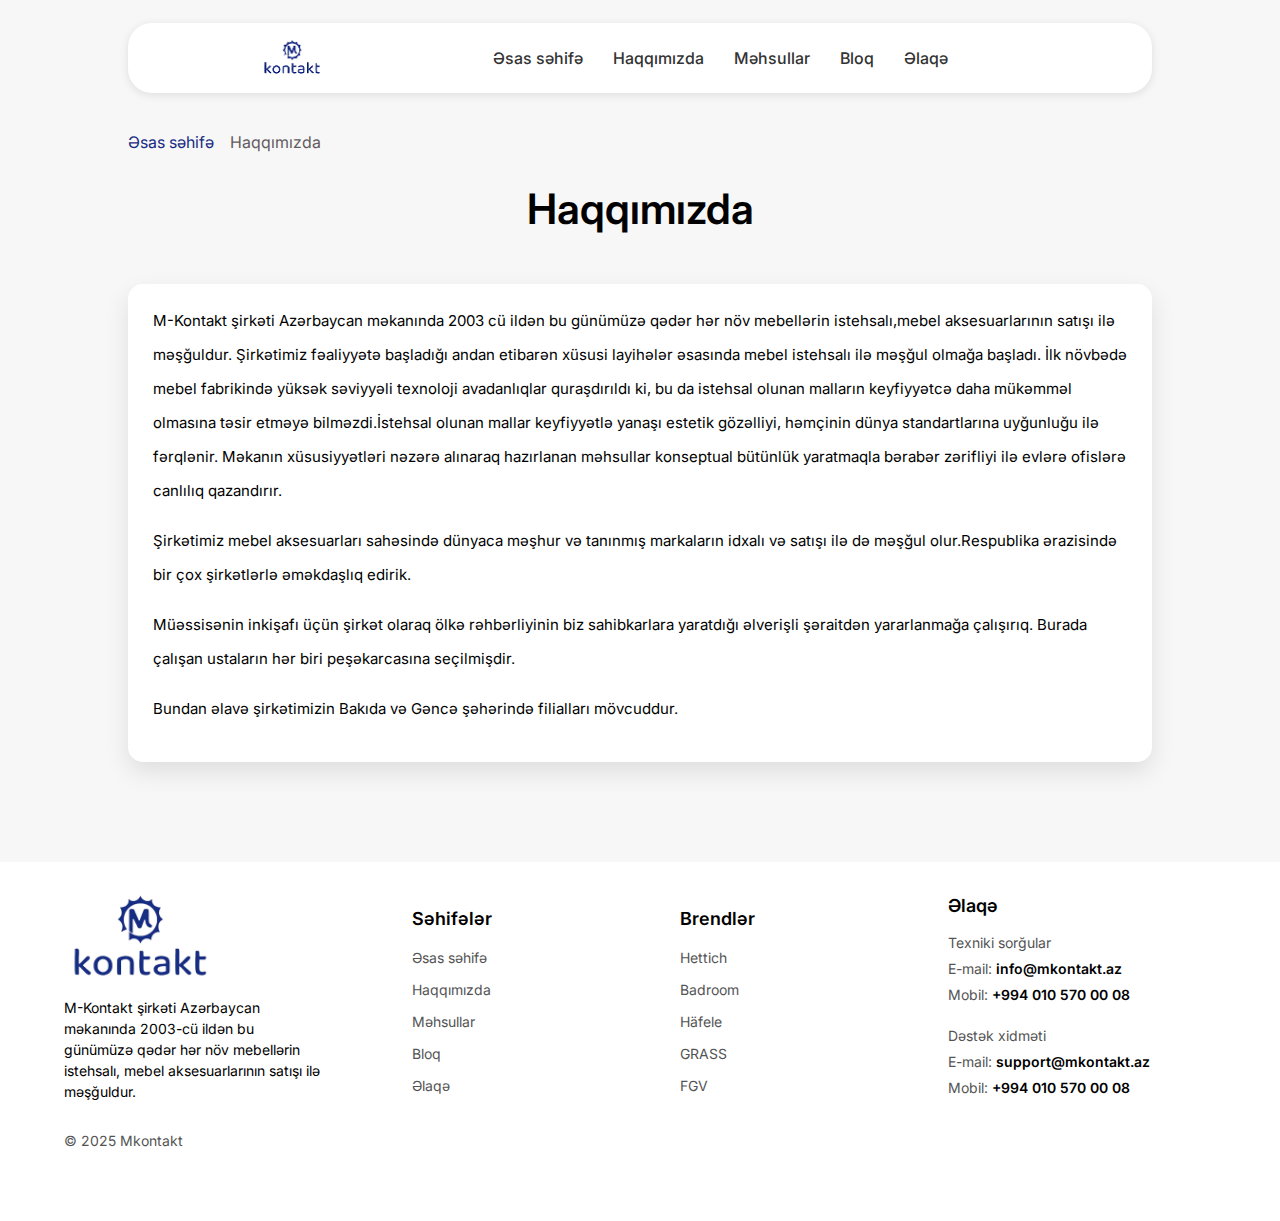
<file: about-us.html>
<!DOCTYPE html>
<html lang="az">
  <head>
    <meta charset="UTF-8" />
    <meta name="viewport" content="width=device-width, initial-scale=1.0" />
    <link
      href="https://fonts.googleapis.com/css2?family=Inter:wght@100;200;300;400;500;600;700;800;900&display=swap"
      rel="stylesheet"
    />
    <link
      rel="stylesheet"
      href="https://cdn.jsdelivr.net/npm/swiper@11/swiper-bundle.min.css"
    />
    <link
      rel="stylesheet"
      href="https://cdnjs.cloudflare.com/ajax/libs/font-awesome/6.7.1/css/all.min.css"
      integrity="sha512-5Hs3dF2AEPkpNAR7UiOHba+lRSJNeM2ECkwxUIxC1Q/FLycGTbNapWXB4tP889k5T5Ju8fs4b1P5z/iB4nMfSQ=="
      crossorigin="anonymous"
      referrerpolicy="no-referrer"
    />
    <link rel="stylesheet" href="vendors/bootstrap.min.css" />
    <link rel="stylesheet" href="styles/style.css" />

    <title>MContact - Haqqımızda</title>
  </head>
  <body>
    <div id="overlay"></div>

    <header id="layout-header">
      <div class="header-bg">
        <div class="header-container">
          <div class="logo">
            <img src="images/mcontact-blue-logo.png" alt="MContact Logo" />
          </div>
          <nav class="navbar">
            <ul>
              <li><a href="index.html">Əsas səhifə</a></li>
              <li><a href="about-us.html">Haqqımızda</a></li>
              <li><a href="products.html">Məhsullar</a></li>
              <li><a href="blog.html">Bloq</a></li>
              <li><a href="contact.html">Əlaqə</a></li>
            </ul>
          </nav>
          <div class="responsive-navbar">
            <i class="fa-solid fa-bars"></i>
            <a href="#"><i class="fa fa-shopping-cart"></i></a>
            <a href="#"><i class="fa-solid fa-user"></i></a>
          </div>
          <div class="header-icons">
            <a href="#"><i class="fa fa-shopping-cart"></i></a>
            <a href="#"><i class="fa-solid fa-user"></i></a>
          </div>
        </div>

        <div class="responsive-header-container">
          <ul class="list-unstyled outside-ul">
            <li>
              <div>
                <a href="index.html">Əsas səhifə</a>
              </div>
              <div class="openmenu-divider-outside"></div>
            </li>
            <li>
              <div>
                <a href="about-us.html">Haqqımızda</a>
              </div>
              <div class="openmenu-divider-outside"></div>
            </li>
            <li><a href="products.html">Məhsullar</a></li>
            <div class="openmenu-divider-outside"></div>
            <li><a href="blog.html">Bloq</a></li>
            <div class="openmenu-divider-outside"></div>
            <li>
              <div>
                <a href="contact.html">Əlaqə</a>
              </div>
              <div class="openmenu-divider-outside"></div>
            </li>
          </ul>
          <div
            class="close-responsive-header-container d-flex justify-content-center"
          >
            <button>Bağla</button>
          </div>
        </div>
      </div>
    </header>

    <section id="mini-routes">
      <div class="routes">
        <a href="index.html" class="route">Əsas səhifə</a>
        <div><i class="fa-solid fa-chevron-right"></i></div>
        <a href="about-us.html" class="route active">Haqqımızda</a>
      </div>
    </section>

    <section id="about-us-content-main">
      <div class="title">
        <h1>Haqqımızda</h1>
      </div>
      <div class="about-us-content">
        <p>
          M-Kontakt şirkəti Azərbaycan məkanında 2003 cü ildən bu günümüzə qədər
          hər növ mebellərin istehsalı,mebel aksesuarlarının satışı ilə
          məşğuldur. Şirkətimiz fəaliyyətə başladığı andan etibarən xüsusi
          layihələr əsasında mebel istehsalı ilə məşğul olmağa başladı. İlk
          növbədə mebel fabrikində yüksək səviyyəli texnoloji avadanlıqlar
          quraşdırıldı ki, bu da istehsal olunan malların keyfiyyətcə daha
          mükəmməl olmasına təsir etməyə bilməzdi.İstehsal olunan mallar
          keyfiyyətlə yanaşı estetik gözəlliyi, həmçinin dünya standartlarına
          uyğunluğu ilə fərqlənir. Məkanın xüsusiyyətləri nəzərə alınaraq
          hazırlanan məhsullar konseptual bütünlük yaratmaqla bərabər zərifliyi
          ilə evlərə ofislərə canlılıq qazandırır.
        </p>
        <p>
          Şirkətimiz mebel aksesuarları sahəsində dünyaca məşhur və tanınmış
          markaların idxalı və satışı ilə də məşğul olur.Respublika ərazisində
          bir çox şirkətlərlə əməkdaşlıq edirik.
        </p>
        <p>
          Müəssisənin inkişafı üçün şirkət olaraq ölkə rəhbərliyinin biz
          sahibkarlara yaratdığı əlverişli şəraitdən yararlanmağa çalışırıq.
          Burada çalışan ustaların hər biri peşəkarcasına seçilmişdir.
        </p>
        <p>
          Bundan əlavə şirkətimizin Bakıda və Gəncə şəhərində filialları
          mövcuddur.
        </p>
      </div>
    </section>

    <footer>
      <div class="footer-container">
        <div class="footer-column footer-left">
          <div class="footer-logo">
            <img src="images/mcontact-footer-blue-logo.png" alt="M-Kontakt" />
          </div>
          <p class="logo-content">
            M-Kontakt şirkəti Azərbaycan məkanında 2003-cü ildən bu günümüzə
            qədər hər növ mebellərin istehsalı, mebel aksesuarlarının satışı ilə
            məşğuldur.
          </p>
          <ul class="social-icons">
            <li>
              <a href="#"><i class="fab fa-instagram"></i></a>
            </li>
            <li>
              <a href="#"><i class="fab fa-facebook-f"></i></a>
            </li>
            <li>
              <a href="#"><i class="fab fa-whatsapp"></i></a>
            </li>
            <li>
              <a href="#"><i class="fab fa-youtube"></i></a>
            </li>
          </ul>
          <span class="footer-copyright"> &copy; 2025 Mkontakt </span>
        </div>

        <div class="footer-column">
          <h6>Səhifələr</h6>
          <ul>
            <li><a href="index.html">Əsas səhifə</a></li>
            <li><a href="about-us.html">Haqqımızda</a></li>
            <li><a href="products.html">Məhsullar</a></li>
            <li><a href="blog.html">Bloq</a></li>
            <li><a href="contact.html">Əlaqə</a></li>
          </ul>
        </div>

        <div class="footer-column">
          <h6>Brendlər</h6>
          <ul>
            <li><a href="#">Hettich</a></li>
            <li><a href="#">Badroom</a></li>
            <li><a href="#">Häfele</a></li>
            <li><a href="#">GRASS</a></li>
            <li><a href="#">FGV</a></li>
          </ul>
        </div>

        <div class="footer-column footer-contact">
          <h6>Əlaqə</h6>
          <div class="footer-contact-box">
            <p>Texniki sorğular</p>
            <p>
              E-mail:
              <a href="mailto:info@mkontakt.az"
                ><span>info@mkontakt.az</span></a
              >
            </p>
            <p>
              Mobil:
              <a href="tel:+9940105700008"><span>+994 010 570 00 08</span></a>
            </p>
          </div>
          <div class="footer-contact-box">
            <p>Dəstək xidməti</p>
            <p>
              E-mail:
              <a href="mailto:support@mkontakt.az"
                ><span>support@mkontakt.az</span></a
              >
            </p>
            <p>
              Mobil:
              <a href="tel:+9940105700008"><span>+994 010 570 00 08</span></a>
            </p>
          </div>
        </div>
      </div>
    </footer>

    <script src="https://cdn.jsdelivr.net/npm/swiper@11/swiper-bundle.min.js"></script>
    <script src="scripts/main.js"></script>
  </body>
</html>
</file>
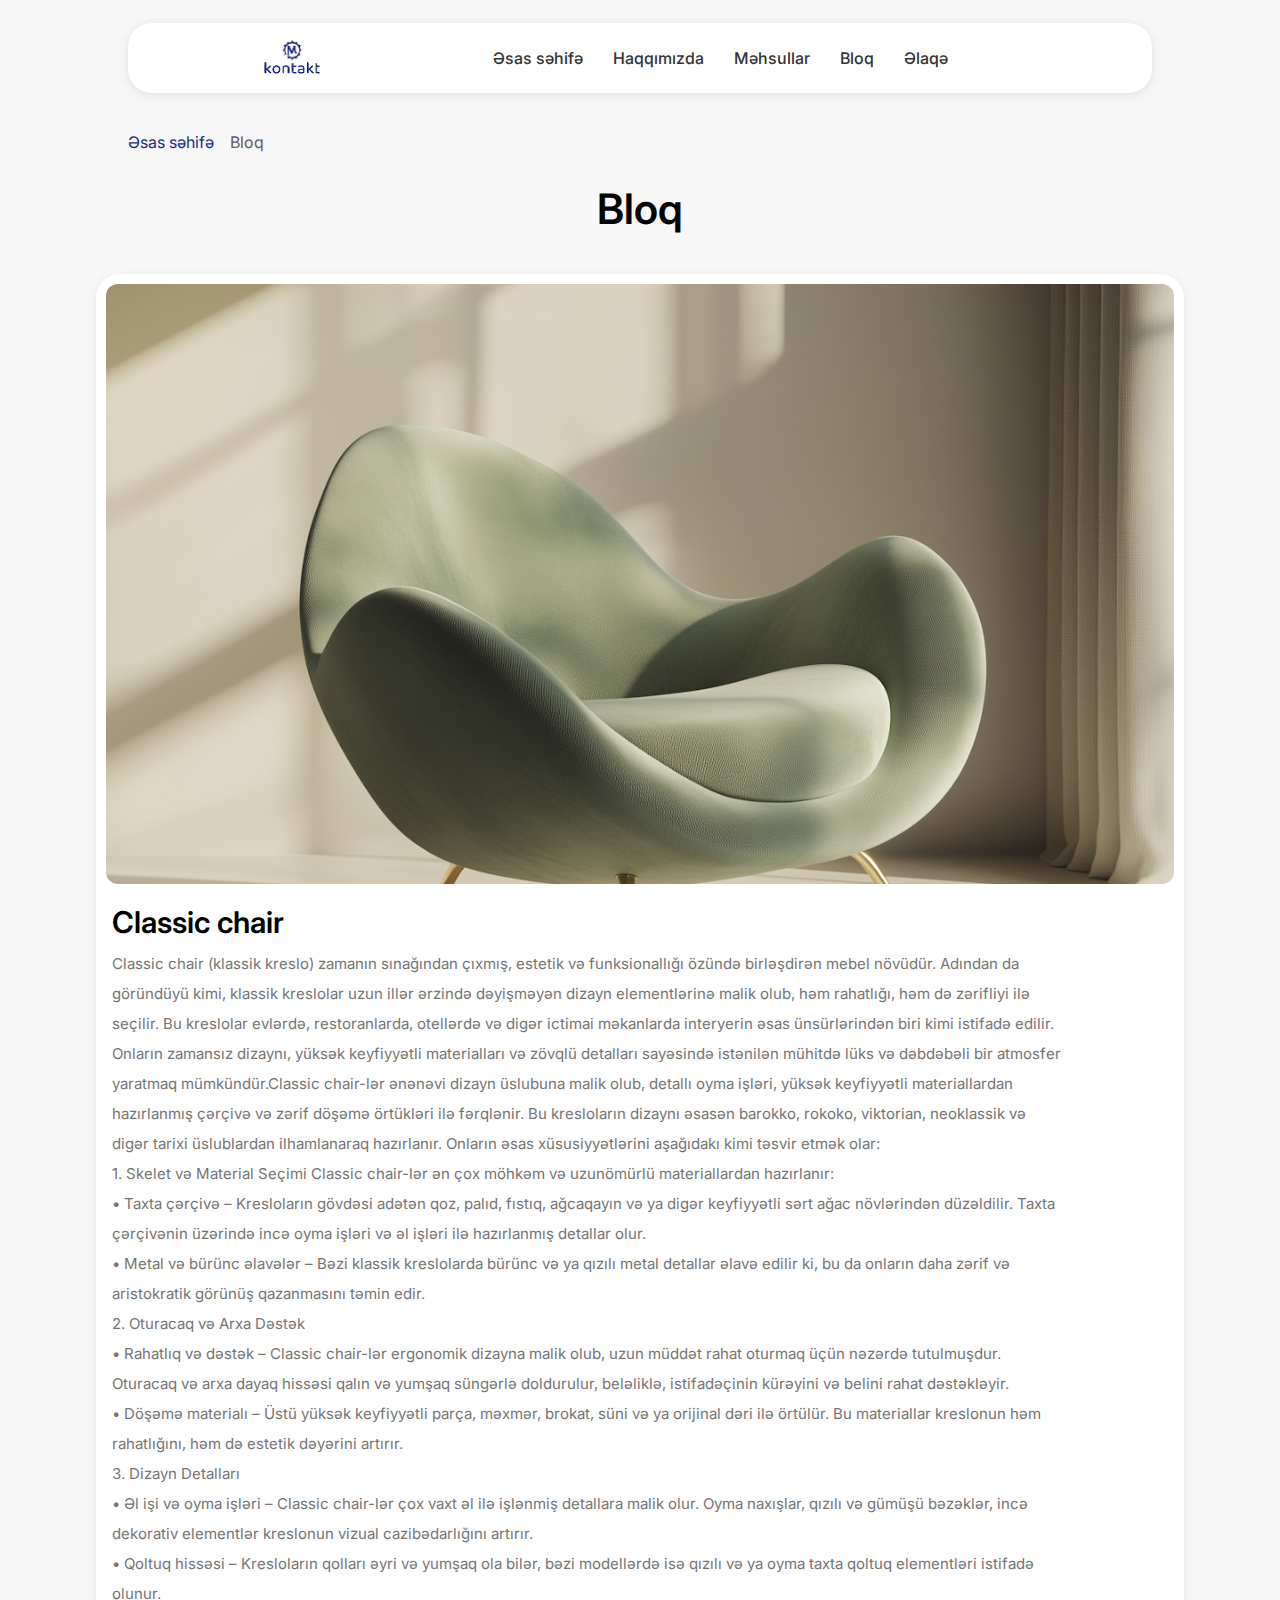
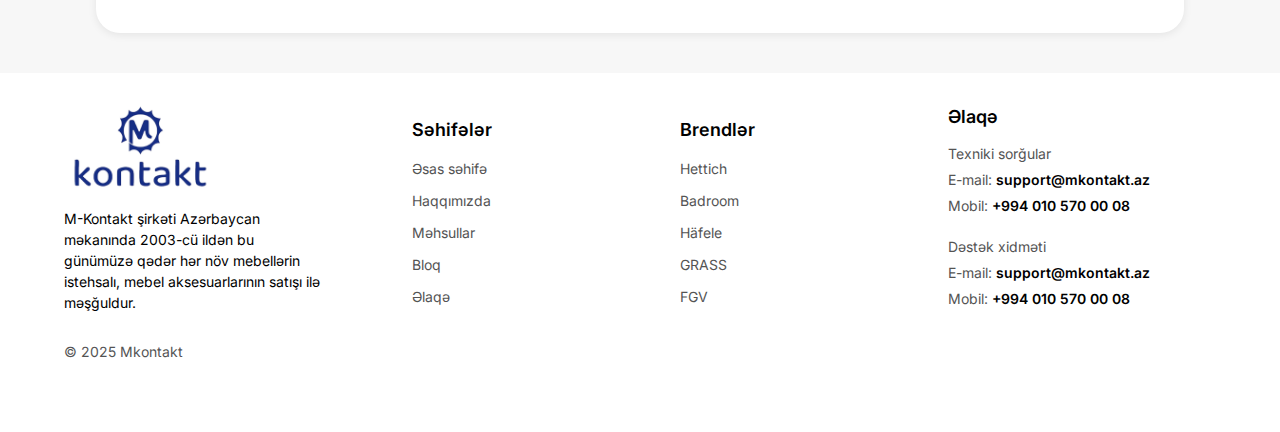
<file: blog-detail.html>
<!DOCTYPE html>
<html lang="az">
  <head>
    <meta charset="UTF-8" />
    <meta name="viewport" content="width=device-width, initial-scale=1.0" />
    <link
      href="https://fonts.googleapis.com/css2?family=Inter:wght@100;200;300;400;500;600;700;800;900&display=swap"
      rel="stylesheet"
    />
    <link
      rel="stylesheet"
      href="https://cdn.jsdelivr.net/npm/swiper@11/swiper-bundle.min.css"
    />
    <link
      rel="stylesheet"
      href="https://cdnjs.cloudflare.com/ajax/libs/font-awesome/6.7.1/css/all.min.css"
      integrity="sha512-5Hs3dF2AEPkpNAR7UiOHba+lRSJNeM2ECkwxUIxC1Q/FLycGTbNapWXB4tP889k5T5Ju8fs4b1P5z/iB4nMfSQ=="
      crossorigin="anonymous"
      referrerpolicy="no-referrer"
    />
    <link rel="stylesheet" href="vendors/bootstrap.min.css" />
    <link rel="stylesheet" href="styles/style.css" />

    <title>MContact - Blog</title>
  </head>
  <body>
    <div id="overlay"></div>

    <header id="layout-header">
      <div class="header-bg">
        <div class="header-container">
          <div class="logo">
            <img src="images/mcontact-blue-logo.png" alt="MContact Logo" />
          </div>
          <nav class="navbar">
            <ul>
              <li><a href="index.html">Əsas səhifə</a></li>
              <li><a href="about-us.html">Haqqımızda</a></li>
              <li><a href="products.html">Məhsullar</a></li>
              <li><a href="blog.html">Bloq</a></li>
              <li><a href="contact.html">Əlaqə</a></li>
            </ul>
          </nav>
          <div class="responsive-navbar">
            <i class="fa-solid fa-bars"></i>
            <a href="#"><i class="fa fa-shopping-cart"></i></a>
            <a href="#"><i class="fa-solid fa-user"></i></a>
          </div>
          <div class="header-icons">
            <a href="#"><i class="fa fa-shopping-cart"></i></a>
            <a href="#"><i class="fa-solid fa-user"></i></a>
          </div>
        </div>

        <div class="responsive-header-container">
          <ul class="list-unstyled outside-ul">
            <li>
              <div>
                <a href="index.html">Əsas səhifə</a>
              </div>
              <div class="openmenu-divider-outside"></div>
            </li>
            <li>
              <div>
                <a href="about-us.html">Haqqımızda</a>
              </div>
              <div class="openmenu-divider-outside"></div>
            </li>
            <li><a href="products.html">Məhsullar</a></li>
            <div class="openmenu-divider-outside"></div>
            <li><a href="blog.html">Bloq</a></li>
            <div class="openmenu-divider-outside"></div>
            <li>
              <div>
                <a href="contact.html">Əlaqə</a>
              </div>
              <div class="openmenu-divider-outside"></div>
            </li>
          </ul>
          <div
            class="close-responsive-header-container d-flex justify-content-center"
          >
            <button>Bağla</button>
          </div>
        </div>
      </div>
    </header>

    <section id="mini-routes">
      <div class="routes">
        <a href="index.html" class="route">Əsas səhifə</a>
        <div><i class="fa-solid fa-chevron-right"></i></div>
        <a href="blog.html" class="route active">Bloq</a>
      </div>
    </section>

    <section id="blog-detail-main">
      <div class="blog-detail-title">
        <h1>Bloq</h1>
      </div>
      <div class="blog-detail-container">
        <div class="blog-detail-box">
          <div class="blog-detail-img">
            <a href="">
              <img src="images/blog.png" alt="" />
            </a>
          </div>
          <div class="blog-detail-content">
            <a href="">
              <div class="title">Classic chair</div>
            </a>
            <div class="description">
              Classic chair (klassik kreslo) zamanın sınağından çıxmış, estetik
              və funksionallığı özündə birləşdirən mebel növüdür. Adından da
              göründüyü kimi, klassik kreslolar uzun illər ərzində dəyişməyən
              dizayn elementlərinə malik olub, həm rahatlığı, həm də zərifliyi
              ilə seçilir. Bu kreslolar evlərdə, restoranlarda, otellərdə və
              digər ictimai məkanlarda interyerin əsas ünsürlərindən biri kimi
              istifadə edilir. Onların zamansız dizaynı, yüksək keyfiyyətli
              materialları və zövqlü detalları sayəsində istənilən mühitdə lüks
              və dəbdəbəli bir atmosfer yaratmaq mümkündür.Classic chair-lər
              ənənəvi dizayn üslubuna malik olub, detallı oyma işləri, yüksək
              keyfiyyətli materiallardan hazırlanmış çərçivə və zərif döşəmə
              örtükləri ilə fərqlənir. Bu kresloların dizaynı əsasən barokko,
              rokoko, viktorian, neoklassik və digər tarixi üslublardan
              ilhamlanaraq hazırlanır. Onların əsas xüsusiyyətlərini aşağıdakı
              kimi təsvir etmək olar: <br />
              1. Skelet və Material Seçimi Classic chair-lər ən çox möhkəm və
              uzunömürlü materiallardan hazırlanır: <br /> &bull;
              Taxta çərçivə – Kresloların gövdəsi adətən qoz, palıd, fıstıq,
              ağcaqayın və ya digər keyfiyyətli sərt ağac növlərindən
              düzəldilir. Taxta çərçivənin üzərində incə oyma işləri və əl
              işləri ilə hazırlanmış detallar olur. <br /> &bull;
              Metal və bürünc əlavələr – Bəzi klassik kreslolarda bürünc və ya
              qızılı metal detallar əlavə edilir ki, bu da onların daha zərif və
              aristokratik görünüş qazanmasını təmin edir. <br />
              2. Oturacaq və Arxa Dəstək <br/> &bull; Rahatlıq və dəstək – Classic chair-lər
              ergonomik dizayna malik olub, uzun müddət rahat oturmaq üçün
              nəzərdə tutulmuşdur. Oturacaq və arxa dayaq hissəsi qalın və
              yumşaq süngərlə doldurulur, beləliklə, istifadəçinin kürəyini və
              belini rahat dəstəkləyir. <br/> &bull; Döşəmə materialı – Üstü yüksək
              keyfiyyətli parça, məxmər, brokat, süni və ya orijinal dəri ilə
              örtülür. Bu materiallar kreslonun həm rahatlığını, həm də estetik
              dəyərini artırır. <br />
              3. Dizayn Detalları <br/> &bull; Əl işi və oyma işləri – Classic chair-lər çox
              vaxt əl ilə işlənmiş detallara malik olur. Oyma naxışlar, qızılı
              və gümüşü bəzəklər, incə dekorativ elementlər kreslonun vizual
              cazibədarlığını artırır. <br/> &bull; Qoltuq hissəsi – Kresloların qolları əyri
              və yumşaq ola bilər, bəzi modellərdə isə qızılı və ya oyma taxta
              qoltuq elementləri istifadə olunur.
            </div>
          </div>
        </div>
      </div>
    </section>

    <footer>
      <div class="footer-container">
        <div class="footer-column footer-left">
          <div class="footer-logo">
            <img src="images/mcontact-footer-blue-logo.png" alt="M-Kontakt" />
          </div>
          <p class="logo-content">
            M-Kontakt şirkəti Azərbaycan məkanında 2003-cü ildən bu günümüzə
            qədər hər növ mebellərin istehsalı, mebel aksesuarlarının satışı ilə
            məşğuldur.
          </p>
          <ul class="social-icons">
            <li>
              <a href="#"><i class="fab fa-instagram"></i></a>
            </li>
            <li>
              <a href="#"><i class="fab fa-facebook-f"></i></a>
            </li>
            <li>
              <a href="#"><i class="fab fa-whatsapp"></i></a>
            </li>
            <li>
              <a href="#"><i class="fab fa-youtube"></i></a>
            </li>
          </ul>
          <span class="footer-copyright"> &copy; 2025 Mkontakt </span>
        </div>

        <div class="footer-column">
          <h6>Səhifələr</h6>
          <ul>
            <li><a href="index.html">Əsas səhifə</a></li>
            <li><a href="about-us.html">Haqqımızda</a></li>
            <li><a href="products.html">Məhsullar</a></li>
            <li><a href="blog.html">Bloq</a></li>
            <li><a href="contact.html">Əlaqə</a></li>
          </ul>
        </div>

        <div class="footer-column">
          <h6>Brendlər</h6>
          <ul>
            <li><a href="#">Hettich</a></li>
            <li><a href="#">Badroom</a></li>
            <li><a href="#">Häfele</a></li>
            <li><a href="#">GRASS</a></li>
            <li><a href="#">FGV</a></li>
          </ul>
        </div>

        <div class="footer-column footer-contact">
          <h6>Əlaqə</h6>
          <div class="footer-contact-box">
            <p>Texniki sorğular</p>
            <p>
              E-mail:
              <a href="mailto:support@mkontakt.az"
                ><span>support@mkontakt.az</span></a
              >
            </p>
            <p>
              Mobil:
              <a href="tel:+9940105700008"><span>+994 010 570 00 08</span></a>
            </p>
          </div>
          <div class="footer-contact-box">
            <p>Dəstək xidməti</p>
            <p>
              E-mail:
              <a href="mailto:support@mkontakt.az"
                ><span>support@mkontakt.az</span></a
              >
            </p>
            <p>
              Mobil:
              <a href="tel:+9940105700008"><span>+994 010 570 00 08</span></a>
            </p>
          </div>
        </div>
      </div>
    </footer>

    <script src="https://cdn.jsdelivr.net/npm/swiper@11/swiper-bundle.min.js"></script>
    <script src="scripts/main.js"></script>
  </body>
</html>
</file>
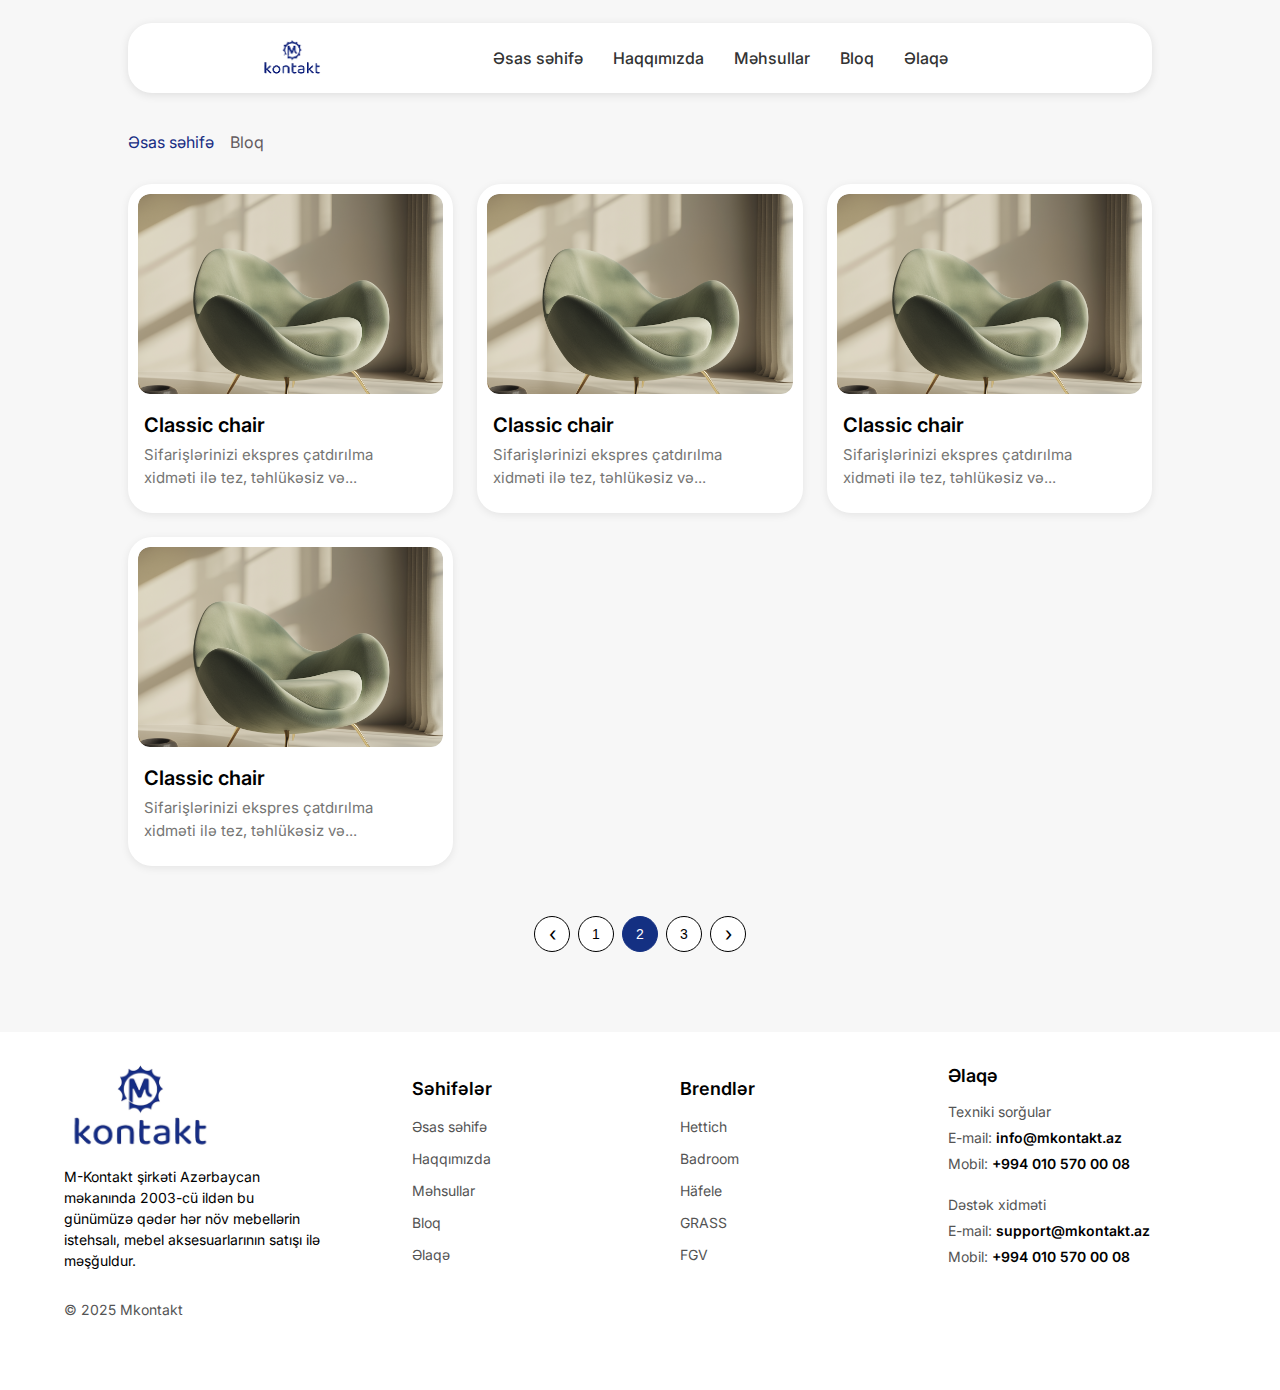
<file: blog.html>
<!DOCTYPE html>
<html lang="az">
  <head>
    <meta charset="UTF-8" />
    <meta name="viewport" content="width=device-width, initial-scale=1.0" />
    <link
      href="https://fonts.googleapis.com/css2?family=Inter:wght@100;200;300;400;500;600;700;800;900&display=swap"
      rel="stylesheet"
    />
    <link
      rel="stylesheet"
      href="https://cdn.jsdelivr.net/npm/swiper@11/swiper-bundle.min.css"
    />
    <link
      rel="stylesheet"
      href="https://cdnjs.cloudflare.com/ajax/libs/font-awesome/6.7.1/css/all.min.css"
      integrity="sha512-5Hs3dF2AEPkpNAR7UiOHba+lRSJNeM2ECkwxUIxC1Q/FLycGTbNapWXB4tP889k5T5Ju8fs4b1P5z/iB4nMfSQ=="
      crossorigin="anonymous"
      referrerpolicy="no-referrer"
    />
    <link rel="stylesheet" href="vendors/bootstrap.min.css" />
    <link rel="stylesheet" href="styles/style.css" />

    <title>MContact - Blog</title>
  </head>
  <body>
    <div id="overlay"></div>

    <header id="layout-header">
      <div class="header-bg">
        <div class="header-container">
          <div class="logo">
            <img src="images/mcontact-blue-logo.png" alt="MContact Logo" />
          </div>
          <nav class="navbar">
            <ul>
              <li><a href="index.html">Əsas səhifə</a></li>
              <li><a href="about-us.html">Haqqımızda</a></li>
              <li><a href="products.html">Məhsullar</a></li>
              <li><a href="blog.html">Bloq</a></li>
              <li><a href="contact.html">Əlaqə</a></li>
            </ul>
          </nav>
          <div class="responsive-navbar">
            <i class="fa-solid fa-bars"></i>
            <a href="#"><i class="fa fa-shopping-cart"></i></a>
            <a href="#"><i class="fa-solid fa-user"></i></a>
          </div>
          <div class="header-icons">
            <a href="#"><i class="fa fa-shopping-cart"></i></a>
            <a href="#"><i class="fa-solid fa-user"></i></a>
          </div>
        </div>

        <div class="responsive-header-container">
          <ul class="list-unstyled outside-ul">
            <li>
              <div>
                <a href="index.html">Əsas səhifə</a>
              </div>
              <div class="openmenu-divider-outside"></div>
            </li>
            <li>
              <div>
                <a href="about-us.html">Haqqımızda</a>
              </div>
              <div class="openmenu-divider-outside"></div>
            </li>
            <li><a href="products.html">Məhsullar</a></li>
            <div class="openmenu-divider-outside"></div>
            <li><a href="blog.html">Bloq</a></li>
            <div class="openmenu-divider-outside"></div>
            <li>
              <div>
                <a href="contact.html">Əlaqə</a>
              </div>
              <div class="openmenu-divider-outside"></div>
            </li>
          </ul>
          <div
            class="close-responsive-header-container d-flex justify-content-center"
          >
            <button>Bağla</button>
          </div>
        </div>
      </div>
    </header>

    <section id="mini-routes">
      <div class="routes">
        <a href="index.html" class="route">Əsas səhifə</a>
        <div><i class="fa-solid fa-chevron-right"></i></div>
        <a href="blog.html" class="route active">Bloq</a>
      </div>
    </section>

    <section id="blog-main">
      <div class="blog-container">
        <div class="row row-gap-4">
          <div class="col-lg-4 col-md-6 col-12">
            <div class="blog-box">
              <div class="blog-img">
                <a href="blog-detail.html">
                  <img src="images/blog.png" alt="" />
                </a>
              </div>
              <div class="blog-content">
                <a href="blog-detail.html">
                  <div class="title">Classic chair</div>
                </a>
                <div class="description">
                  Sifarişlərinizi ekspres çatdırılma xidməti ilə tez, təhlükəsiz
                  və...
                </div>
              </div>
            </div>
          </div>
          <div class="col-lg-4 col-md-6 col-12">
            <div class="blog-box">
              <div class="blog-img">
                <a href="blog-detail.html">
                  <img src="images/blog.png" alt="" />
                </a>
              </div>
              <div class="blog-content">
                <a href="blog-detail.html">
                  <div class="title">Classic chair</div>
                </a>
                <div class="description">
                  Sifarişlərinizi ekspres çatdırılma xidməti ilə tez, təhlükəsiz
                  və...
                </div>
              </div>
            </div>
          </div>
          <div class="col-lg-4 col-md-6 col-12">
            <div class="blog-box">
              <div class="blog-img">
                <a href="blog-detail.html">
                  <img src="images/blog.png" alt="" />
                </a>
              </div>
              <div class="blog-content">
                <a href="blog-detail.html">
                  <div class="title">Classic chair</div>
                </a>
                <div class="description">
                  Sifarişlərinizi ekspres çatdırılma xidməti ilə tez, təhlükəsiz
                  və...
                </div>
              </div>
            </div>
          </div>
          <div class="col-lg-4 col-md-6 col-12">
            <div class="blog-box">
              <div class="blog-img">
                <a href="blog-detail.html">
                  <img src="images/blog.png" alt="" />
                </a>
              </div>
              <div class="blog-content">
                <a href="blog-detail.html">
                  <div class="title">Classic chair</div>
                </a>
                <div class="description">
                  Sifarişlərinizi ekspres çatdırılma xidməti ilə tez, təhlükəsiz
                  və...
                </div>
              </div>
            </div>
          </div>
        </div>
      </div>

      <div class="pagination">
        <div class="page-item prev" aria-label="Əvvəlki səhifə">
          <span>&lsaquo;</span>
        </div>
        <div class="page-item">1</div>
        <div class="page-item active">2</div>
        <div class="page-item">3</div>
        <div class="page-item next" aria-label="Növbəti səhifə">
          <span>&rsaquo;</span>
        </div>
      </div>
    </section>

    <footer>
      <div class="footer-container">
        <div class="footer-column footer-left">
          <div class="footer-logo">
            <img src="images/mcontact-footer-blue-logo.png" alt="M-Kontakt" />
          </div>
          <p class="logo-content">
            M-Kontakt şirkəti Azərbaycan məkanında 2003-cü ildən bu günümüzə
            qədər hər növ mebellərin istehsalı, mebel aksesuarlarının satışı ilə
            məşğuldur.
          </p>
          <ul class="social-icons">
            <li>
              <a href="#"><i class="fab fa-instagram"></i></a>
            </li>
            <li>
              <a href="#"><i class="fab fa-facebook-f"></i></a>
            </li>
            <li>
              <a href="#"><i class="fab fa-whatsapp"></i></a>
            </li>
            <li>
              <a href="#"><i class="fab fa-youtube"></i></a>
            </li>
          </ul>
          <span class="footer-copyright"> &copy; 2025 Mkontakt </span>
        </div>

        <div class="footer-column">
          <h6>Səhifələr</h6>
          <ul>
            <li><a href="index.html">Əsas səhifə</a></li>
            <li><a href="about-us.html">Haqqımızda</a></li>
            <li><a href="products.html">Məhsullar</a></li>
            <li><a href="blog.html">Bloq</a></li>
            <li><a href="contact.html">Əlaqə</a></li>
          </ul>
        </div>

        <div class="footer-column">
          <h6>Brendlər</h6>
          <ul>
            <li><a href="#">Hettich</a></li>
            <li><a href="#">Badroom</a></li>
            <li><a href="#">Häfele</a></li>
            <li><a href="#">GRASS</a></li>
            <li><a href="#">FGV</a></li>
          </ul>
        </div>

        <div class="footer-column footer-contact">
          <h6>Əlaqə</h6>
          <div class="footer-contact-box">
            <p>Texniki sorğular</p>
            <p>
              E-mail:
              <a href="mailto:info@mkontakt.az"
                ><span>info@mkontakt.az</span></a
              >
            </p>
            <p>
              Mobil:
              <a href="tel:+9940105700008"><span>+994 010 570 00 08</span></a>
            </p>
          </div>
          <div class="footer-contact-box">
            <p>Dəstək xidməti</p>
            <p>
              E-mail:
              <a href="mailto:support@mkontakt.az"
                ><span>support@mkontakt.az</span></a
              >
            </p>
            <p>
              Mobil:
              <a href="tel:+9940105700008"><span>+994 010 570 00 08</span></a>
            </p>
          </div>
        </div>
      </div>
    </footer>

    <script src="https://cdn.jsdelivr.net/npm/swiper@11/swiper-bundle.min.js"></script>
    <script src="scripts/main.js"></script>
  </body>
</html>
</file>
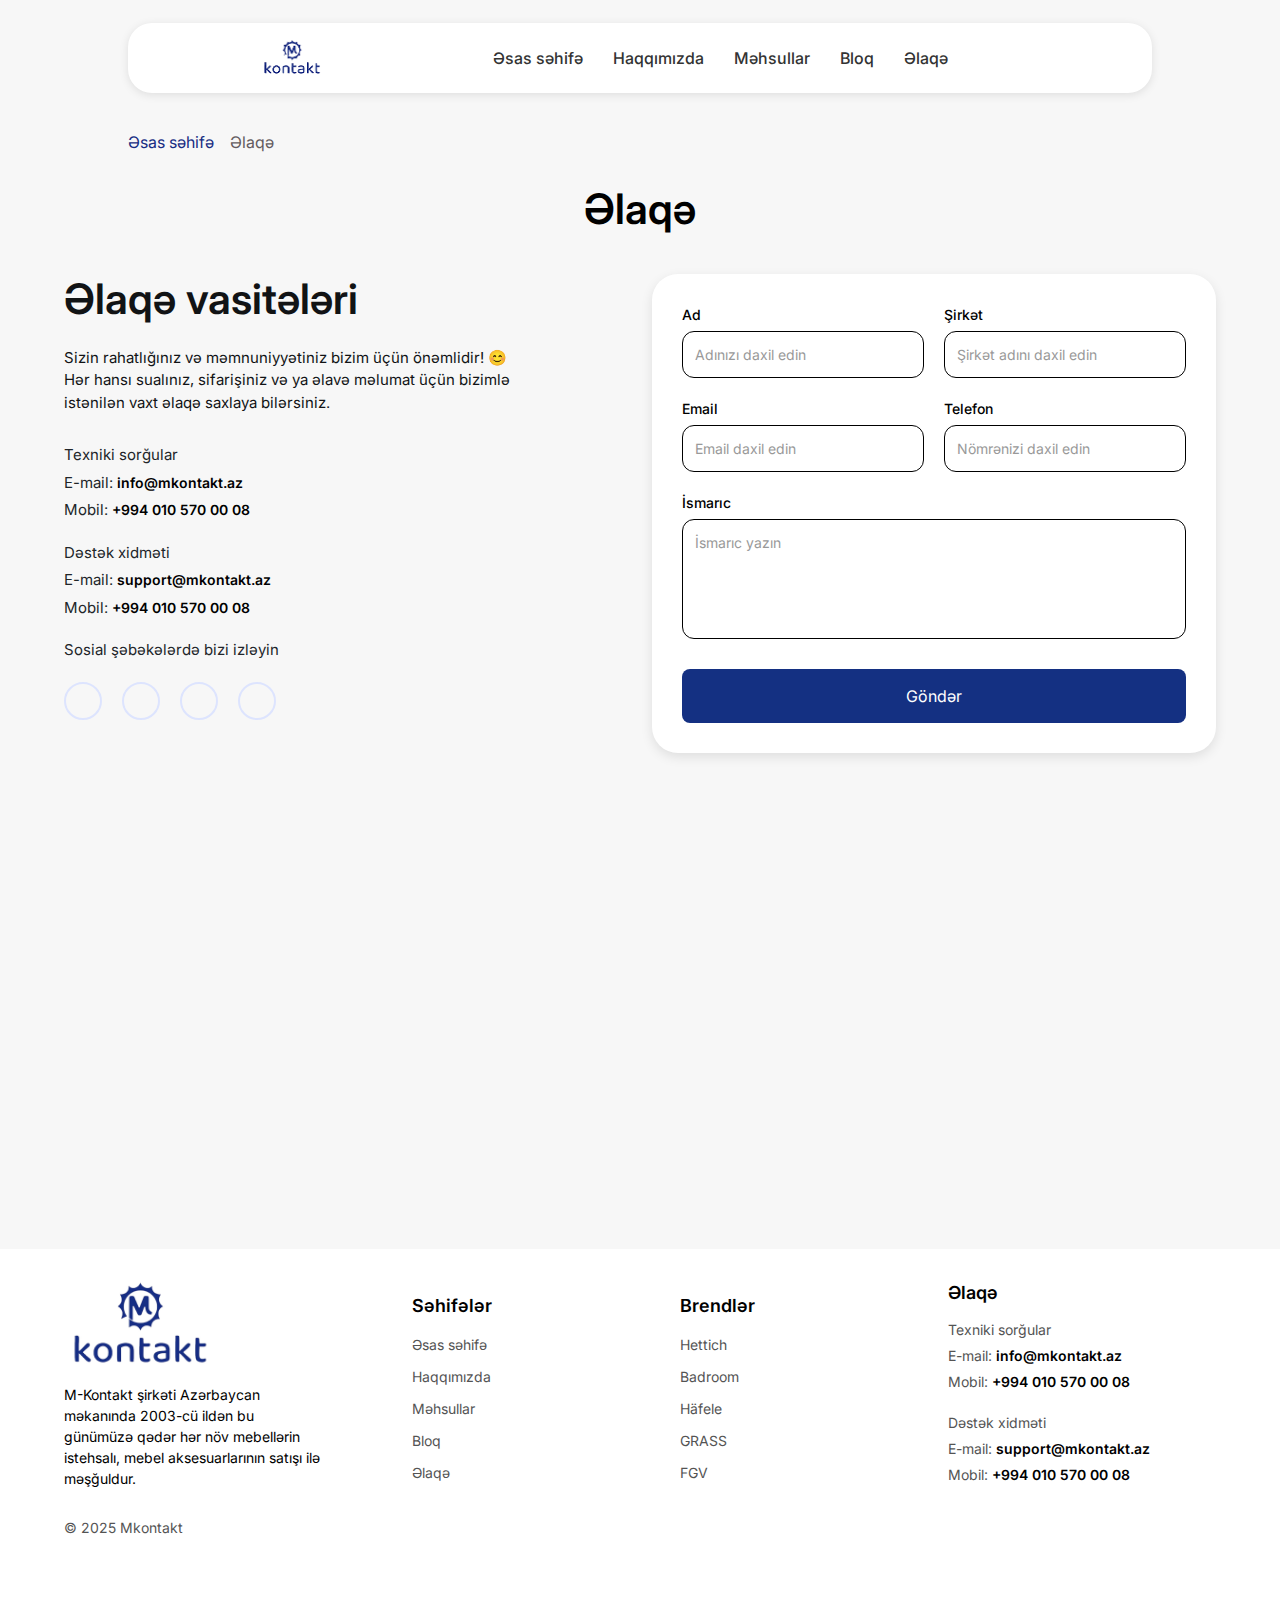
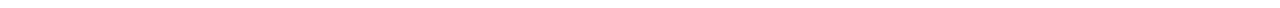
<file: contact.html>
<!DOCTYPE html>
<html lang="az">
  <head>
    <meta charset="UTF-8" />
    <meta name="viewport" content="width=device-width, initial-scale=1.0" />
    <link
      href="https://fonts.googleapis.com/css2?family=Inter:wght@100;200;300;400;500;600;700;800;900&display=swap"
      rel="stylesheet"
    />
    <link
      rel="stylesheet"
      href="https://cdn.jsdelivr.net/npm/swiper@11/swiper-bundle.min.css"
    />
    <link
      rel="stylesheet"
      href="https://cdnjs.cloudflare.com/ajax/libs/font-awesome/6.7.1/css/all.min.css"
      integrity="sha512-5Hs3dF2AEPkpNAR7UiOHba+lRSJNeM2ECkwxUIxC1Q/FLycGTbNapWXB4tP889k5T5Ju8fs4b1P5z/iB4nMfSQ=="
      crossorigin="anonymous"
      referrerpolicy="no-referrer"
    />
    <link rel="stylesheet" href="vendors/bootstrap.min.css" />
    <link rel="stylesheet" href="styles/style.css" />

    <title>MContact - Əlaqə</title>
  </head>
  <body>
    <div id="overlay"></div>

    <header id="layout-header">
      <div class="header-bg">
        <div class="header-container">
          <div class="logo">
            <img src="images/mcontact-blue-logo.png" alt="MContact Logo" />
          </div>
          <nav class="navbar">
            <ul>
              <li><a href="index.html">Əsas səhifə</a></li>
              <li><a href="about-us.html">Haqqımızda</a></li>
              <li><a href="products.html">Məhsullar</a></li>
              <li><a href="blog.html">Bloq</a></li>
              <li><a href="contact.html">Əlaqə</a></li>
            </ul>
          </nav>
          <div class="responsive-navbar">
            <i class="fa-solid fa-bars"></i>
            <a href="#"><i class="fa fa-shopping-cart"></i></a>
            <a href="#"><i class="fa-solid fa-user"></i></a>
          </div>
          <div class="header-icons">
            <a href="#"><i class="fa fa-shopping-cart"></i></a>
            <a href="#"><i class="fa-solid fa-user"></i></a>
          </div>
        </div>

        <div class="responsive-header-container">
          <ul class="list-unstyled outside-ul">
            <li>
              <div>
                <a href="index.html">Əsas səhifə</a>
              </div>
              <div class="openmenu-divider-outside"></div>
            </li>
            <li>
              <div>
                <a href="about-us.html">Haqqımızda</a>
              </div>
              <div class="openmenu-divider-outside"></div>
            </li>
            <li><a href="products.html">Məhsullar</a></li>
            <div class="openmenu-divider-outside"></div>
            <li><a href="blog.html">Bloq</a></li>
            <div class="openmenu-divider-outside"></div>
            <li>
              <div>
                <a href="contact.html">Əlaqə</a>
              </div>
              <div class="openmenu-divider-outside"></div>
            </li>
          </ul>
          <div
            class="close-responsive-header-container d-flex justify-content-center"
          >
            <button>Bağla</button>
          </div>
        </div>
      </div>
    </header>

    <section id="mini-routes">
      <div class="routes">
        <a href="index.html" class="route">Əsas səhifə</a>
        <div><i class="fa-solid fa-chevron-right"></i></div>
        <a href="about-us.html" class="route active">Əlaqə</a>
      </div>
    </section>

    <section id="contact-main">
      <div class="contact-title">
        <h1>Əlaqə</h1>
      </div>
      <div class="contact-container">
        <div class="row row-gap-5">
          <div class="col-lg-6 col-12">
            <h2>Əlaqə vasitələri</h2>
            <p class="upper-content">
              Sizin rahatlığınız və məmnuniyyətiniz bizim üçün önəmlidir! 😊
              <br />
              Hər hansı sualınız, sifarişiniz və ya əlavə məlumat üçün bizimlə
              <br />
              istənilən vaxt əlaqə saxlaya bilərsiniz.
            </p>
            <div class="contact-container-content">
              <p>Texniki sorğular</p>
              <p>
                E-mail:
                <a href="mailto:info@mkontakt.az"
                  ><span>info@mkontakt.az</span></a
                >
              </p>
              <p>
                Mobil:
                <a href="tel:+9940105700008"><span>+994 010 570 00 08</span></a>
              </p>
            </div>
            <div class="contact-container-content">
              <p>Dəstək xidməti</p>
              <p>
                E-mail:
                <a href="mailto:support@mkontakt.az"
                  ><span>support@mkontakt.az</span></a
                >
              </p>
              <p>
                Mobil:
                <a href="tel:+9940105700008"><span>+994 010 570 00 08</span></a>
              </p>
            </div>
            <div class="social">
              <p>Sosial şəbəkələrdə bizi izləyin</p>
              <ul class="social-icons">
                <li>
                  <a href="#"><i class="fab fa-instagram"></i></a>
                </li>
                <li>
                  <a href="#"><i class="fab fa-facebook-f"></i></a>
                </li>
                <li>
                  <a href="#"><i class="fab fa-whatsapp"></i></a>
                </li>
                <li>
                  <a href="#"><i class="fab fa-youtube"></i></a>
                </li>
              </ul>
            </div>
          </div>
          <div class="col-lg-6 col-12">
            <div class="form-container">
              <form action="#" method="post">
                <div class="form-row">
                  <div class="form-group">
                    <label for="ad">Ad</label>
                    <input
                      type="text"
                      id="ad"
                      placeholder="Adınızı daxil edin"
                      required
                    />
                  </div>
                  <div class="form-group">
                    <label for="shirket">Şirkət</label>
                    <input
                      type="text"
                      id="shirket"
                      placeholder="Şirkət adını daxil edin"
                      required
                    />
                  </div>
                </div>
                <div class="form-row">
                  <div class="form-group">
                    <label for="email">Email</label>
                    <input
                      type="email"
                      id="email"
                      placeholder="Email daxil edin"
                      required
                    />
                  </div>
                  <div class="form-group">
                    <label for="telefon">Telefon</label>
                    <input
                      type="tel"
                      id="telefon"
                      placeholder="Nömrənizi daxil edin"
                      required
                    />
                  </div>
                </div>
                <div class="form-row">
                  <div class="form-group">
                    <label for="message">İsmarıc</label>
                    <textarea
                      id="message"
                      placeholder="İsmarıc yazın"
                      rows="4"
                      required
                    ></textarea>
                  </div>
                </div>
                <button type="submit">Göndər</button>
              </form>
            </div>
          </div>
        </div>
      </div>
      
    </section>

    <section id="iframe-main">
        <iframe
          src="https://www.google.com/maps/embed?pb=!1m14!1m8!1m3!1d3152.8767116975365!2d-122.4278433!3d37.7764669!3m2!1i1024!2i768!4f13.1!3m3!1m2!1s0x808580a0fdc532a5%3A0x3239f8fa6ed6f3bd!2sChurch%20of%208%20Wheels!5e0!3m2!1sen!2sus!4v1678713119989!5m2!1sen!2sus"
          width="100%"
          height="400"
          style="border: 0"
          allowfullscreen=""
          loading="lazy"
          referrerpolicy="no-referrer-when-downgrade"
        ></iframe>
      </section>

    <footer>
      <div class="footer-container">
        <div class="footer-column footer-left">
          <div class="footer-logo">
            <img src="images/mcontact-footer-blue-logo.png" alt="M-Kontakt" />
          </div>
          <p class="logo-content">
            M-Kontakt şirkəti Azərbaycan məkanında 2003-cü ildən bu günümüzə
            qədər hər növ mebellərin istehsalı, mebel aksesuarlarının satışı ilə
            məşğuldur.
          </p>
          <ul class="social-icons">
            <li>
              <a href="#"><i class="fab fa-instagram"></i></a>
            </li>
            <li>
              <a href="#"><i class="fab fa-facebook-f"></i></a>
            </li>
            <li>
              <a href="#"><i class="fab fa-whatsapp"></i></a>
            </li>
            <li>
              <a href="#"><i class="fab fa-youtube"></i></a>
            </li>
          </ul>
          <span class="footer-copyright"> &copy; 2025 Mkontakt </span>
        </div>

        <div class="footer-column">
          <h6>Səhifələr</h6>
          <ul>
            <li><a href="index.html">Əsas səhifə</a></li>
            <li><a href="about-us.html">Haqqımızda</a></li>
            <li><a href="products.html">Məhsullar</a></li>
            <li><a href="blog.html">Bloq</a></li>
            <li><a href="contact.html">Əlaqə</a></li>
          </ul>
        </div>

        <div class="footer-column">
          <h6>Brendlər</h6>
          <ul>
            <li><a href="#">Hettich</a></li>
            <li><a href="#">Badroom</a></li>
            <li><a href="#">Häfele</a></li>
            <li><a href="#">GRASS</a></li>
            <li><a href="#">FGV</a></li>
          </ul>
        </div>

        <div class="footer-column footer-contact">
          <h6>Əlaqə</h6>
          <div class="footer-contact-box">
            <p>Texniki sorğular</p>
            <p>
              E-mail:
              <a href="mailto:info@mkontakt.az"
                ><span>info@mkontakt.az</span></a
              >
            </p>
            <p>
              Mobil:
              <a href="tel:+9940105700008"><span>+994 010 570 00 08</span></a>
            </p>
          </div>
          <div class="footer-contact-box">
            <p>Dəstək xidməti</p>
            <p>
              E-mail:
              <a href="mailto:support@mkontakt.az"
                ><span>support@mkontakt.az</span></a
              >
            </p>
            <p>
              Mobil:
              <a href="tel:+9940105700008"><span>+994 010 570 00 08</span></a>
            </p>
          </div>
        </div>
      </div>
    </footer>

    <script src="https://cdn.jsdelivr.net/npm/swiper@11/swiper-bundle.min.js"></script>
    <script src="scripts/main.js"></script>
  </body>
</html>
</file>
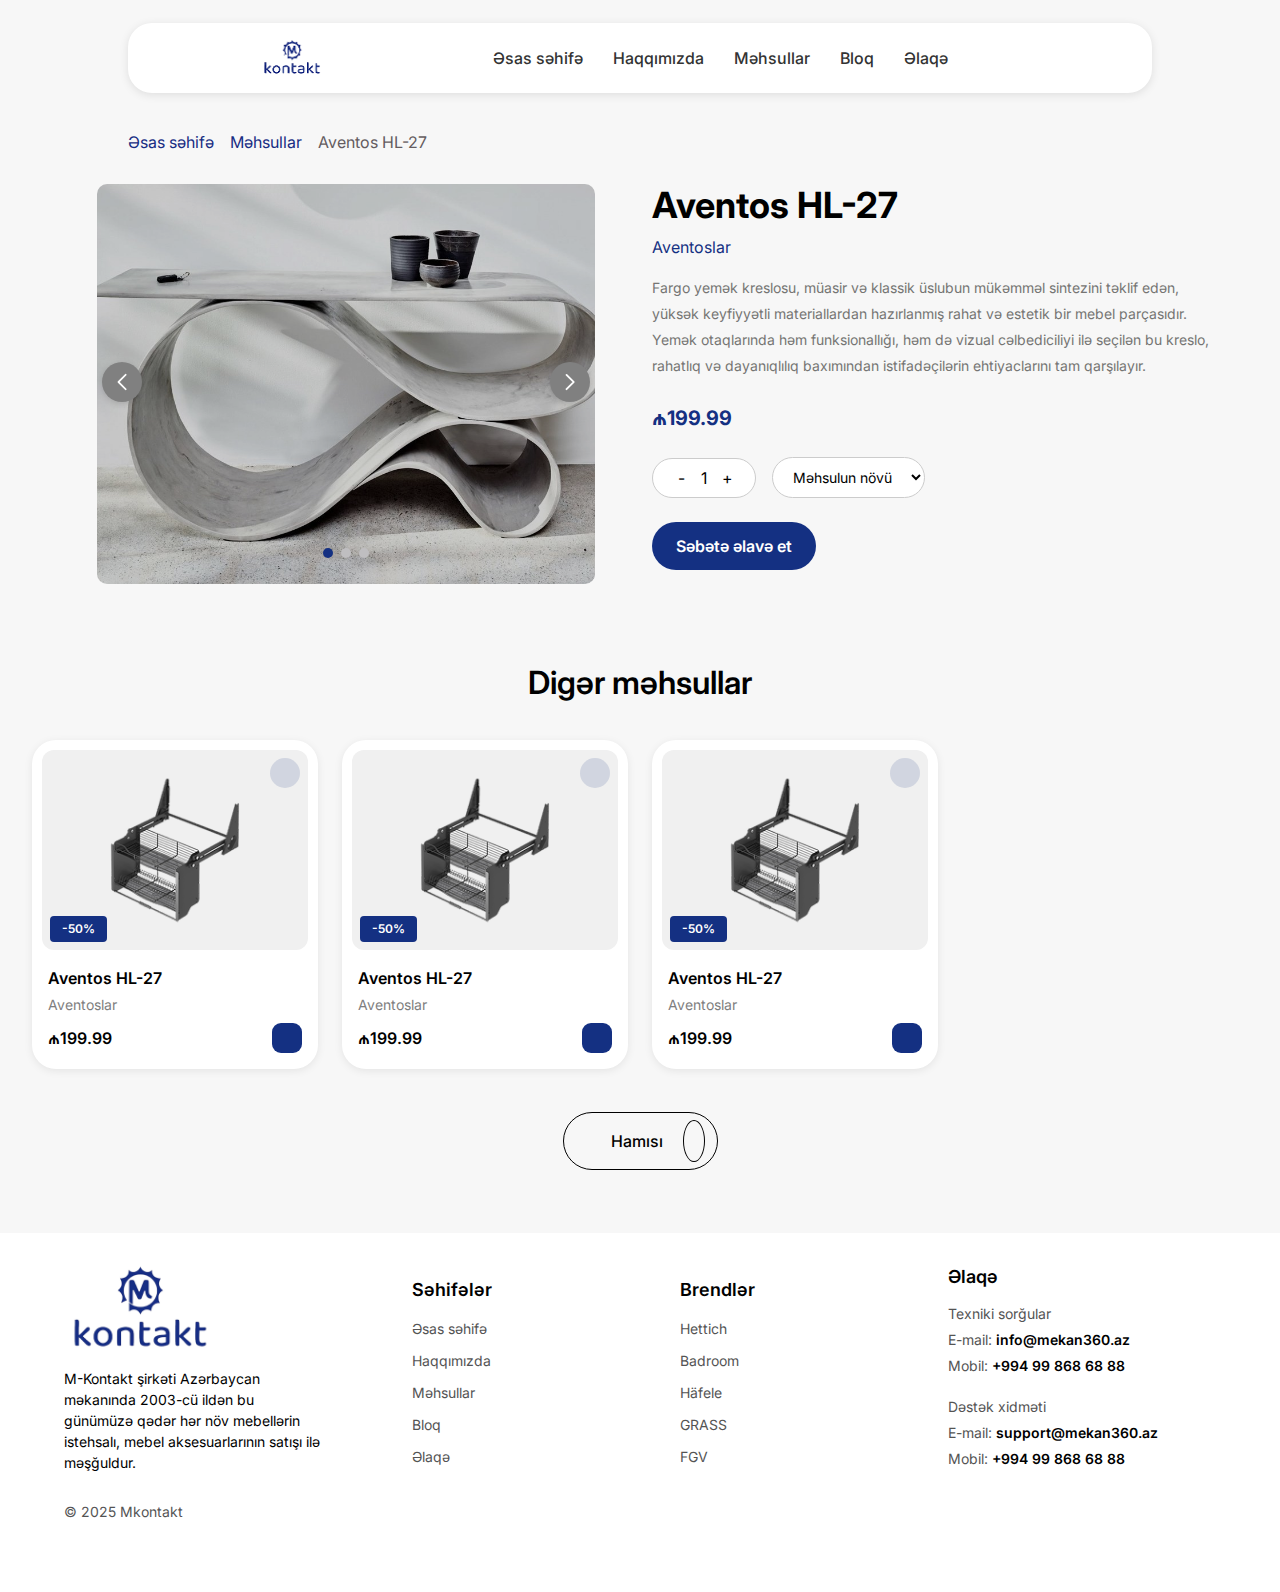
<file: products-detail.html>
<!DOCTYPE html>
<html lang="az">
  <head>
    <meta charset="UTF-8" />
    <meta name="viewport" content="width=device-width, initial-scale=1.0" />
    <link
      href="https://fonts.googleapis.com/css2?family=Inter:wght@100;200;300;400;500;600;700;800;900&display=swap"
      rel="stylesheet"
    />
    <link
      rel="stylesheet"
      href="https://cdn.jsdelivr.net/npm/swiper@11/swiper-bundle.min.css"
    />
    <link
      rel="stylesheet"
      href="https://cdnjs.cloudflare.com/ajax/libs/font-awesome/6.7.1/css/all.min.css"
      integrity="sha512-5Hs3dF2AEPkpNAR7UiOHba+lRSJNeM2ECkwxUIxC1Q/FLycGTbNapWXB4tP889k5T5Ju8fs4b1P5z/iB4nMfSQ=="
      crossorigin="anonymous"
      referrerpolicy="no-referrer"
    />
    <link rel="stylesheet" href="vendors/bootstrap.min.css" />
    <link rel="stylesheet" href="styles/style.css" />

    <title>MContact - Məhsul</title>
  </head>
  <body>
    <div id="overlay"></div>
    
    <header id="layout-header">
      <div class="header-bg">
        <div class="header-container">
          <div class="logo">
            <img src="images/mcontact-blue-logo.png" alt="MContact Logo" />
          </div>
          <nav class="navbar">
            <ul>
              <li><a href="index.html">Əsas səhifə</a></li>
              <li><a href="#">Haqqımızda</a></li>
              <li><a href="products.html">Məhsullar</a></li>
              <li><a href="#">Bloq</a></li>
              <li><a href="#">Əlaqə</a></li>
            </ul>
          </nav>
          <div class="responsive-navbar">
            <i class="fa-solid fa-bars"></i>
            <a href="#"><i class="fa fa-shopping-cart"></i></a>
            <a href="#"><i class="fa-solid fa-user"></i></a>
          </div>
          <div class="header-icons">
            <a href="#"><i class="fa fa-shopping-cart"></i></a>
            <a href="#"><i class="fa-solid fa-user"></i></a>
          </div>
        </div>

        <div class="responsive-header-container">
          <ul class="list-unstyled outside-ul">
            <li>
              <div>
                <a href="index.html">Əsas səhifə</a>
              </div>
              <div class="openmenu-divider-outside"></div>
            </li>
            <li>
              <div>
                <a href="#">Haqqımızda</a>
              </div>
              <div class="openmenu-divider-outside"></div>
            </li>
            <li><a href="products.html">Məhsullar</a></li>
            <div class="openmenu-divider-outside"></div>
            <li><a href="#">Bloq</a></li>
            <div class="openmenu-divider-outside"></div>
            <li>
              <div>
                <a href="#">Əlaqə</a>
              </div>
              <div class="openmenu-divider-outside"></div>
            </li>
          </ul>
          <div
            class="close-responsive-header-container d-flex justify-content-center"
          >
            <button>Bağla</button>
          </div>
        </div>
      </div>
    </header>

    <section id="mini-routes">
      <div class="routes">
        <a href="index.html" class="route">Əsas səhifə</a>
        <div><i class="fa-solid fa-chevron-right"></i></div>
        <a href="products.html" class="route">Məhsullar</a>
        <div><i class="fa-solid fa-chevron-right"></i></div>
        <a class="route active">Aventos HL-27</a>
      </div>
    </section>

    <section id="selected-product-info">
      <div class="selected-product-info-container">
        <div class="row row-gap-4">
          <div class="col-lg-6 col-12">
            <div class="selected-product-info-slider">
              <div class="swiper productDetailSwiper">
                <div class="swiper-wrapper">
                  <div class="swiper-slide">
                    <img src="images/product-detail1.jpg" alt="Mehsul 1" />
                  </div>

                  <div class="swiper-slide">
                    <img src="images/product-detail2.jpg" alt="Mehsul 2" />
                  </div>

                  <div class="swiper-slide">
                    <img src="images/product-detail3.jpg" alt="Mehsul 3" />
                  </div>
                </div>

                <div class="swiper-button-prev"></div>
                <div class="swiper-button-next"></div>

                <div class="swiper-pagination"></div>
              </div>
            </div>
          </div>
          <div class="col-lg-6 col-12">
            <div class="selected-product-info-content">
              <h1>Aventos HL-27</h1>
              <span class="subtitle">Aventoslar</span>
              <p>
                Fargo yemək kreslosu, müasir və klassik üslubun mükəmməl
                sintezini təklif edən, yüksək keyfiyyətli materiallardan
                hazırlanmış rahat və estetik bir mebel parçasıdır. Yemək
                otaqlarında həm funksionallığı, həm də vizual cəlbediciliyi ilə
                seçilən bu kreslo, rahatlıq və dayanıqlılıq baxımından
                istifadəçilərin ehtiyaclarını tam qarşılayır.
              </p>

              <span class="price">₼199.99</span>
              <div class="count-and-type">
                <div class="counter">
                  <button class="counter-btn minus">-</button>
                  <div class="counter-value">1</div>
                  <button class="counter-btn plus">+</button>
                </div>
                <div class="type">
                  <select>
                    <option disabled selected hidden>Məhsulun növü</option>
                    <option value="1">Type 1</option>
                    <option value="2">Type 2</option>
                  </select>
                </div>
              </div>
              <div class="add-to-cart-btn">
                <button>Səbətə əlavə et</button>
              </div>
            </div>
          </div>
        </div>
      </div>
    </section>

    <section id="product-detail-other-products">
      <div class="other-products-content">
        <h3>Digər məhsullar</h3>
      </div>
      <div class="other-products-container">
        <div class="row row-gap-4">
          <div class="col-lg-3 col-6">
            <div class="product-box">
              <div class="product-img">
                <img src="images/product-1.png" alt="" />
                <div class="product-discount-percent">-50%</div>
                <div class="product-add-to-favourites">
                  <i class="fa-solid fa-heart"></i>
                </div>
              </div>
              <div class="product-content">
                <a href="">
                  <div class="title">Aventos HL-27</div>
                </a>
                <div class="description">Aventoslar</div>
                <div class="product-price-and-cart">
                  <div class="product-price">₼199.99</div>
                  <div class="product-add-to-cart">
                    <i class="fa-solid fa-plus"></i>
                  </div>
                </div>
              </div>
            </div>
          </div>
          <div class="col-lg-3 col-6">
            <div class="product-box">
              <div class="product-img">
                <img src="images/product-1.png" alt="" />
                <div class="product-discount-percent">-50%</div>
                <div class="product-add-to-favourites">
                  <i class="fa-solid fa-heart"></i>
                </div>
              </div>
              <div class="product-content">
                <a href="">
                  <div class="title">Aventos HL-27</div>
                </a>
                <div class="description">Aventoslar</div>
                <div class="product-price-and-cart">
                  <div class="product-price">₼199.99</div>
                  <div class="product-add-to-cart">
                    <i class="fa-solid fa-plus"></i>
                  </div>
                </div>
              </div>
            </div>
          </div>
          <div class="col-lg-3 col-6">
            <div class="product-box">
              <div class="product-img">
                <img src="images/product-1.png" alt="" />
                <div class="product-discount-percent">-50%</div>
                <div class="product-add-to-favourites">
                  <i class="fa-solid fa-heart"></i>
                </div>
              </div>
              <div class="product-content">
                <a href="">
                  <div class="title">Aventos HL-27</div>
                </a>
                <div class="description">Aventoslar</div>
                <div class="product-price-and-cart">
                  <div class="product-price">₼199.99</div>
                  <div class="product-add-to-cart">
                    <i class="fa-solid fa-plus"></i>
                  </div>
                </div>
              </div>
            </div>
          </div>
        </div>
      </div>

      <div class="see-all-products-btn">
        <a href="products.html"
          ><span>Hamısı</span> <i class="fa-solid fa-arrow-right"></i
        ></a>
      </div>
    </section>

    <footer>
      <div class="footer-container">
        <div class="footer-column footer-left">
          <div class="footer-logo">
            <img src="images/mcontact-footer-blue-logo.png" alt="M-Kontakt" />
          </div>
          <p class="logo-content">
            M-Kontakt şirkəti Azərbaycan məkanında 2003-cü ildən bu günümüzə
            qədər hər növ mebellərin istehsalı, mebel aksesuarlarının satışı ilə
            məşğuldur.
          </p>
          <ul class="social-icons">
            <li>
              <a href="#"><i class="fab fa-instagram"></i></a>
            </li>
            <li>
              <a href="#"><i class="fab fa-facebook-f"></i></a>
            </li>
            <li>
              <a href="#"><i class="fab fa-whatsapp"></i></a>
            </li>
            <li>
              <a href="#"><i class="fab fa-youtube"></i></a>
            </li>
          </ul>
          <span class="footer-copyright"> &copy; 2025 Mkontakt </span>
        </div>

        <div class="footer-column">
          <h6>Səhifələr</h6>
          <ul>
            <li><a href="index.html">Əsas səhifə</a></li>
            <li><a href="#">Haqqımızda</a></li>
            <li><a href="products.html">Məhsullar</a></li>
            <li><a href="#">Bloq</a></li>
            <li><a href="#">Əlaqə</a></li>
          </ul>
        </div>

        <div class="footer-column">
          <h6>Brendlər</h6>
          <ul>
            <li><a href="#">Hettich</a></li>
            <li><a href="#">Badroom</a></li>
            <li><a href="#">Häfele</a></li>
            <li><a href="#">GRASS</a></li>
            <li><a href="#">FGV</a></li>
          </ul>
        </div>

        <div class="footer-column footer-contact">
          <h6>Əlaqə</h6>
          <div class="footer-contact-box">
            <p>Texniki sorğular</p>
            <p>
              E-mail:
              <a href="mailto:info@mekan360.az"
                ><span>info@mekan360.az</span></a
              >
            </p>
            <p>
              Mobil:
              <a href="tel:+994998686888"><span>+994 99 868 68 88</span></a>
            </p>
          </div>
          <div class="footer-contact-box">
            <p>Dəstək xidməti</p>
            <p>
              E-mail:
              <a href="mailto:support@mekan360.az"
                ><span>support@mekan360.az</span></a
              >
            </p>
            <p>
              Mobil:
              <a href="tel:+994998686888"><span>+994 99 868 68 88</span></a>
            </p>
          </div>
        </div>
      </div>
    </footer>

    <script src="https://cdn.jsdelivr.net/npm/swiper@11/swiper-bundle.min.js"></script>
    <script src="scripts/index.js"></script>
  </body>
</html>
</file>
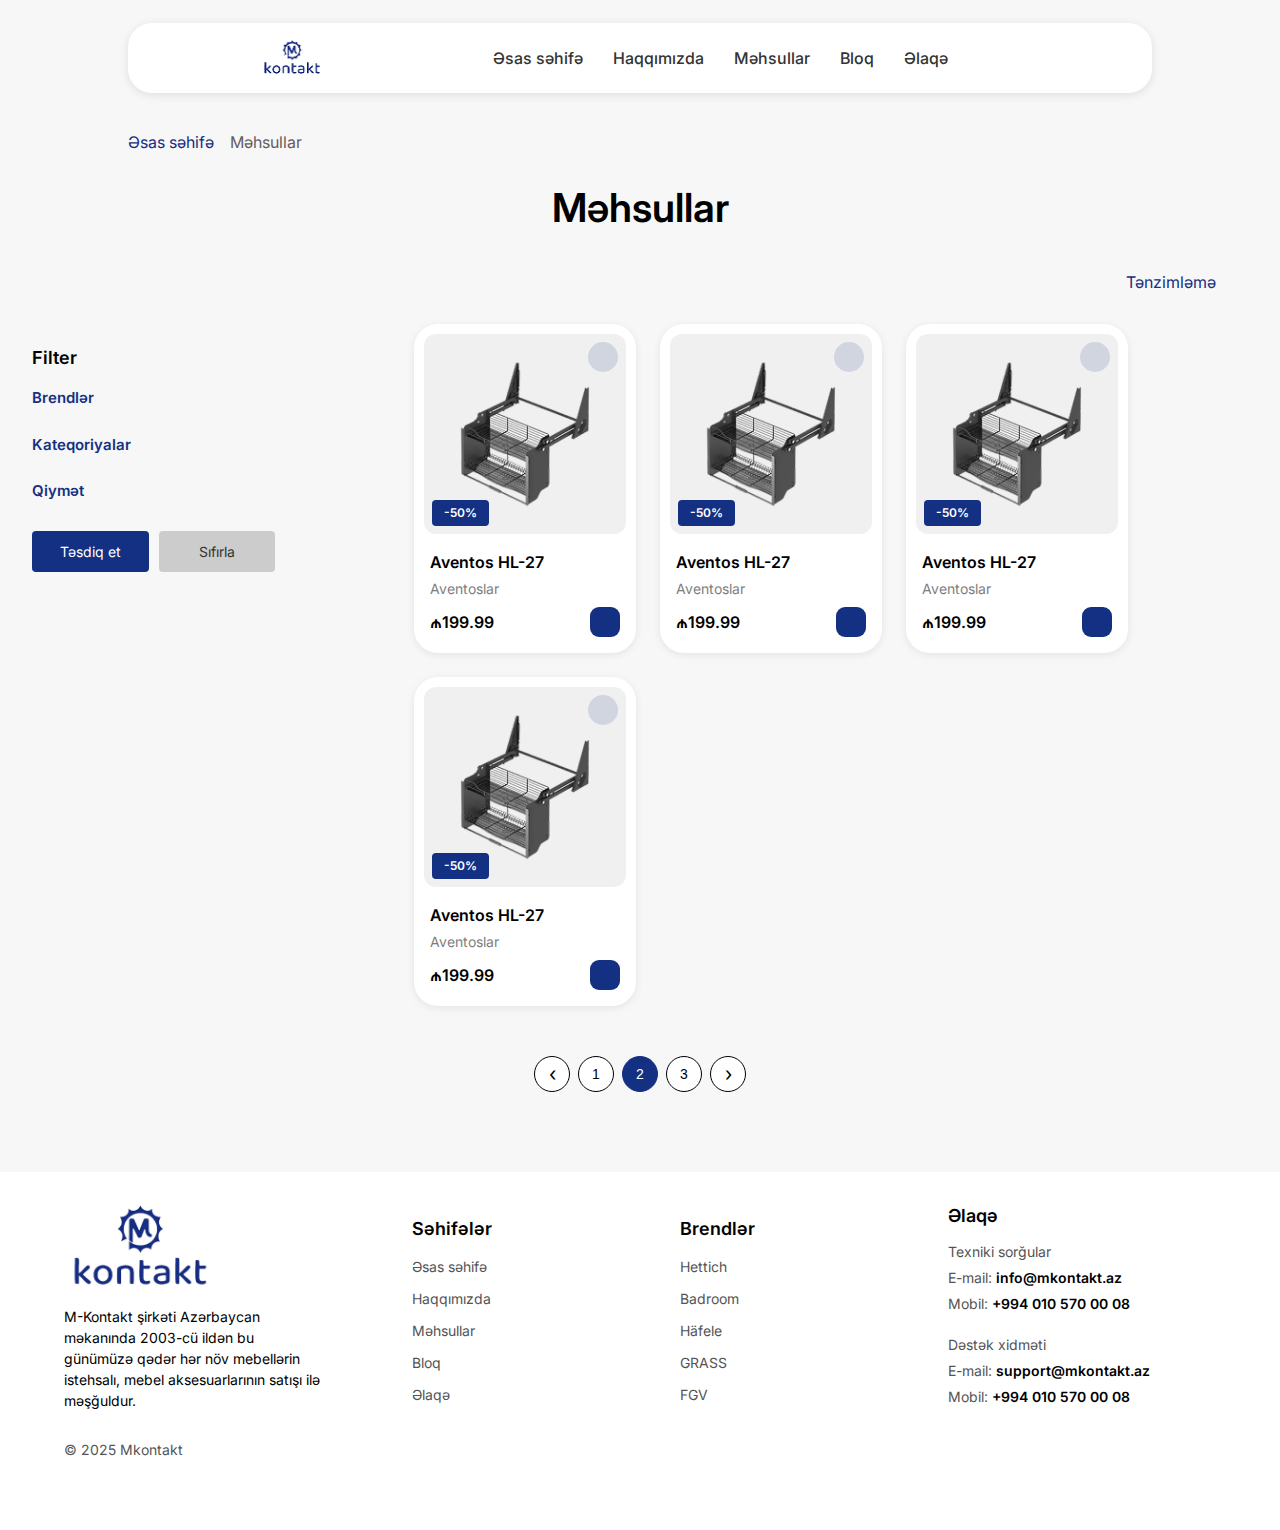
<file: products.html>
<!DOCTYPE html>
<html lang="az">
  <head>
    <meta charset="UTF-8" />
    <meta name="viewport" content="width=device-width, initial-scale=1.0" />
    <link
      href="https://fonts.googleapis.com/css2?family=Inter:wght@100;200;300;400;500;600;700;800;900&display=swap"
      rel="stylesheet"
    />
    <link
      rel="stylesheet"
      href="https://cdn.jsdelivr.net/npm/swiper@11/swiper-bundle.min.css"
    />
    <link
      rel="stylesheet"
      href="https://cdnjs.cloudflare.com/ajax/libs/font-awesome/6.7.1/css/all.min.css"
      integrity="sha512-5Hs3dF2AEPkpNAR7UiOHba+lRSJNeM2ECkwxUIxC1Q/FLycGTbNapWXB4tP889k5T5Ju8fs4b1P5z/iB4nMfSQ=="
      crossorigin="anonymous"
      referrerpolicy="no-referrer"
    />
    <link rel="stylesheet" href="vendors/bootstrap.min.css" />
    <link rel="stylesheet" href="styles/style.css" />

    <title>MContact - Məhsullar</title>
  </head>
  <body>
    <div id="overlay"></div>

    <header id="layout-header">
      <div class="header-bg">
        <div class="header-container">
          <div class="logo">
            <img src="images/mcontact-blue-logo.png" alt="MContact Logo" />
          </div>
          <nav class="navbar">
            <ul>
              <li><a href="index.html">Əsas səhifə</a></li>
              <li><a href="about-us.html">Haqqımızda</a></li>
              <li><a href="products.html">Məhsullar</a></li>
              <li><a href="blog.html">Bloq</a></li>
              <li><a href="contact.html">Əlaqə</a></li>
            </ul>
          </nav>
          <div class="responsive-navbar">
            <i class="fa-solid fa-bars"></i>
            <a href="#"><i class="fa fa-shopping-cart"></i></a>
            <a href="#"><i class="fa-solid fa-user"></i></a>
          </div>
          <div class="header-icons">
            <a href="#"><i class="fa fa-shopping-cart"></i></a>
            <a href="#"><i class="fa-solid fa-user"></i></a>
          </div>
        </div>

        <div class="responsive-header-container">
          <ul class="list-unstyled outside-ul">
            <li>
              <div>
                <a href="index.html">Əsas səhifə</a>
              </div>
              <div class="openmenu-divider-outside"></div>
            </li>
            <li>
              <div>
                <a href="about-us.html">Haqqımızda</a>
              </div>
              <div class="openmenu-divider-outside"></div>
            </li>
            <li><a href="products.html">Məhsullar</a></li>
            <div class="openmenu-divider-outside"></div>
            <li><a href="blog.html">Bloq</a></li>
            <div class="openmenu-divider-outside"></div>
            <li>
              <div>
                <a href="contact.html">Əlaqə</a>
              </div>
              <div class="openmenu-divider-outside"></div>
            </li>
          </ul>
          <div
            class="close-responsive-header-container d-flex justify-content-center"
          >
            <button>Bağla</button>
          </div>
        </div>
      </div>
    </header>

    <section id="mini-routes">
      <div class="routes">
        <a href="index.html" class="route">Əsas səhifə</a>
        <div><i class="fa-solid fa-chevron-right"></i></div>
        <a class="route active">Məhsullar</a>
      </div>
    </section>

    <section id="products-container">
      <div class="products-container-content">
        <h3>Məhsullar</h3>
      </div>
      <div class="regulation-products">
        <div class="regulation-products-content-wrapper">
          <div class="regulation-products-content">
            <div><i class="fa-brands fa-elementor"></i></div>
            <div>Tənzimləmə</div>
          </div>
          <div class="regulation-products-dropdown">
            <div class="cheapest">Əvvəlcə ucuz</div>
            <div class="expensive">Əvvəlcə baha</div>
          </div>
        </div>
      </div>
      <div class="filter-and-products">
        <div class="filter">
          <div class="filter-title">Filter</div>
          <div class="filter-by">
            <div class="toggle-filter">
              <div class="filter-by-name">Brendlər</div>
              <div class="filter-by-icon">
                <i class="fa-solid fa-chevron-down"></i>
              </div>
            </div>

            <div class="filter-dropdown">
              <ul>
                <li>İnnovasiya Home</li>
                <li>Aparat Kitchen</li>
                <li>Estetika Living</li>
              </ul>
            </div>
          </div>
          <div class="filter-by">
            <div class="toggle-filter">
              <div class="filter-by-name">Kateqoriyalar</div>
              <div class="filter-by-icon">
                <i class="fa-solid fa-chevron-down"></i>
              </div>
            </div>
            <div class="filter-dropdown">
              <ul>
                <li>Çəkməcə Sistemləri</li>
                <li>Mətbəx Ləvazimatları</li>
                <li>Ev Dekorasiyası və Aksessuarlar</li>
              </ul>
            </div>
          </div>
          <div class="filter-by">
            <div class="toggle-filter">
              <div class="filter-by-name">Qiymət</div>
              <div class="filter-by-icon">
                <i class="fa-solid fa-chevron-down"></i>
              </div>
            </div>
            <div class="filter-dropdown">
              <div class="price-avg">
                <div class="min-price">
                  <input placeholder="Min" type="number" />
                </div>
                <div class="max-price">
                  <input placeholder="Max" type="number" />
                </div>
              </div>
            </div>
          </div>
          <div class="filter-btns">
            <button class="apply-btn">Təsdiq et</button>
            <button class="reset-btn">Sıfırla</button>
          </div>
        </div>
        <div class="if-products-exists">
          <div class="products-list">
            <div class="row row-gap-4">
              <div class="col-lg-4 col-md-6 col-sm-12">
                <div class="product-box">
                  <div class="product-img">
                    <img src="images/product-1.png" alt="" />
                    <div class="product-discount-percent">-50%</div>
                    <div class="product-add-to-favourites">
                      <i class="fa-solid fa-heart"></i>
                    </div>
                  </div>
                  <div class="product-content">
                    <a href="">
                      <div class="title">Aventos HL-27</div>
                    </a>
                    <div class="description">Aventoslar</div>
                    <div class="product-price-and-cart">
                      <div class="product-price">₼199.99</div>
                      <div class="product-add-to-cart">
                        <i class="fa-solid fa-plus"></i>
                      </div>
                    </div>
                  </div>
                </div>
              </div>
              <div class="col-lg-4 col-md-6 col-sm-12">
                <div class="product-box">
                  <div class="product-img">
                    <img src="images/product-1.png" alt="" />
                    <div class="product-discount-percent">-50%</div>
                    <div class="product-add-to-favourites">
                      <i class="fa-solid fa-heart"></i>
                    </div>
                  </div>
                  <div class="product-content">
                    <a href="">
                      <div class="title">Aventos HL-27</div>
                    </a>
                    <div class="description">Aventoslar</div>
                    <div class="product-price-and-cart">
                      <div class="product-price">₼199.99</div>
                      <div class="product-add-to-cart">
                        <i class="fa-solid fa-plus"></i>
                      </div>
                    </div>
                  </div>
                </div>
              </div>
              <div class="col-lg-4 col-md-6 col-sm-12">
                <div class="product-box">
                  <div class="product-img">
                    <img src="images/product-1.png" alt="" />
                    <div class="product-discount-percent">-50%</div>
                    <div class="product-add-to-favourites">
                      <i class="fa-solid fa-heart"></i>
                    </div>
                  </div>
                  <div class="product-content">
                    <a href="">
                      <div class="title">Aventos HL-27</div>
                    </a>
                    <div class="description">Aventoslar</div>
                    <div class="product-price-and-cart">
                      <div class="product-price">₼199.99</div>
                      <div class="product-add-to-cart">
                        <i class="fa-solid fa-plus"></i>
                      </div>
                    </div>
                  </div>
                </div>
              </div>
              <div class="col-lg-4 col-md-6 col-sm-12">
                <div class="product-box">
                  <div class="product-img">
                    <img src="images/product-1.png" alt="" />
                    <div class="product-discount-percent">-50%</div>
                    <div class="product-add-to-favourites">
                      <i class="fa-solid fa-heart"></i>
                    </div>
                  </div>
                  <div class="product-content">
                    <a href="">
                      <div class="title">Aventos HL-27</div>
                    </a>
                    <div class="description">Aventoslar</div>
                    <div class="product-price-and-cart">
                      <div class="product-price">₼199.99</div>
                      <div class="product-add-to-cart">
                        <i class="fa-solid fa-plus"></i>
                      </div>
                    </div>
                  </div>
                </div>
              </div>
            </div>
          </div>
        </div>
        <div class="if-products-doesnt-exists">
          <div class="img-container">
            <img src="images/if-products-doesnt-exists-img.png" alt="" />
            <div class="img-container-content">
              <h6>Məhsul tapılmadı</h6>
              <p>Seçdiyiniz filtirə əsasən məhsul tapılmadı</p>
            </div>
          </div>
        </div>
      </div>
      <div class="pagination">
        <div class="page-item prev" aria-label="Əvvəlki səhifə">
          <span>&lsaquo;</span>
        </div>
        <div class="page-item">1</div>
        <div class="page-item active">2</div>
        <div class="page-item">3</div>
        <div class="page-item next" aria-label="Növbəti səhifə">
          <span>&rsaquo;</span>
        </div>
      </div>
    </section>

    <footer>
      <div class="footer-container">
        <div class="footer-column footer-left">
          <div class="footer-logo">
            <img src="images/mcontact-footer-blue-logo.png" alt="M-Kontakt" />
          </div>
          <p class="logo-content">
            M-Kontakt şirkəti Azərbaycan məkanında 2003-cü ildən bu günümüzə
            qədər hər növ mebellərin istehsalı, mebel aksesuarlarının satışı ilə
            məşğuldur.
          </p>
          <ul class="social-icons">
            <li>
              <a href="#"><i class="fab fa-instagram"></i></a>
            </li>
            <li>
              <a href="#"><i class="fab fa-facebook-f"></i></a>
            </li>
            <li>
              <a href="#"><i class="fab fa-whatsapp"></i></a>
            </li>
            <li>
              <a href="#"><i class="fab fa-youtube"></i></a>
            </li>
          </ul>
          <span class="footer-copyright"> &copy; 2025 Mkontakt </span>
        </div>

        <div class="footer-column">
          <h6>Səhifələr</h6>
          <ul>
            <li><a href="index.html">Əsas səhifə</a></li>
            <li><a href="about-us.html">Haqqımızda</a></li>
            <li><a href="products.html">Məhsullar</a></li>
            <li><a href="blog.html">Bloq</a></li>
            <li><a href="contact.html">Əlaqə</a></li>
          </ul>
        </div>

        <div class="footer-column">
          <h6>Brendlər</h6>
          <ul>
            <li><a href="#">Hettich</a></li>
            <li><a href="#">Badroom</a></li>
            <li><a href="#">Häfele</a></li>
            <li><a href="#">GRASS</a></li>
            <li><a href="#">FGV</a></li>
          </ul>
        </div>

        <div class="footer-column footer-contact">
          <h6>Əlaqə</h6>
          <div class="footer-contact-box">
            <p>Texniki sorğular</p>
            <p>
              E-mail:
              <a href="mailto:info@mkontakt.az"
                ><span>info@mkontakt.az</span></a
              >
            </p>
            <p>
              Mobil:
              <a href="tel:+9940105700008"><span>+994 010 570 00 08</span></a>
            </p>
          </div>
          <div class="footer-contact-box">
            <p>Dəstək xidməti</p>
            <p>
              E-mail:
              <a href="mailto:support@mkontakt.az"
                ><span>support@mkontakt.az</span></a
              >
            </p>
            <p>
              Mobil:
              <a href="tel:+9940105700008"><span>+994 010 570 00 08</span></a>
            </p>
          </div>
        </div>
      </div>
    </footer>

    <script src="https://cdn.jsdelivr.net/npm/swiper@11/swiper-bundle.min.js"></script>
    <script src="scripts/main.js"></script>
  </body>
</html>
</file>
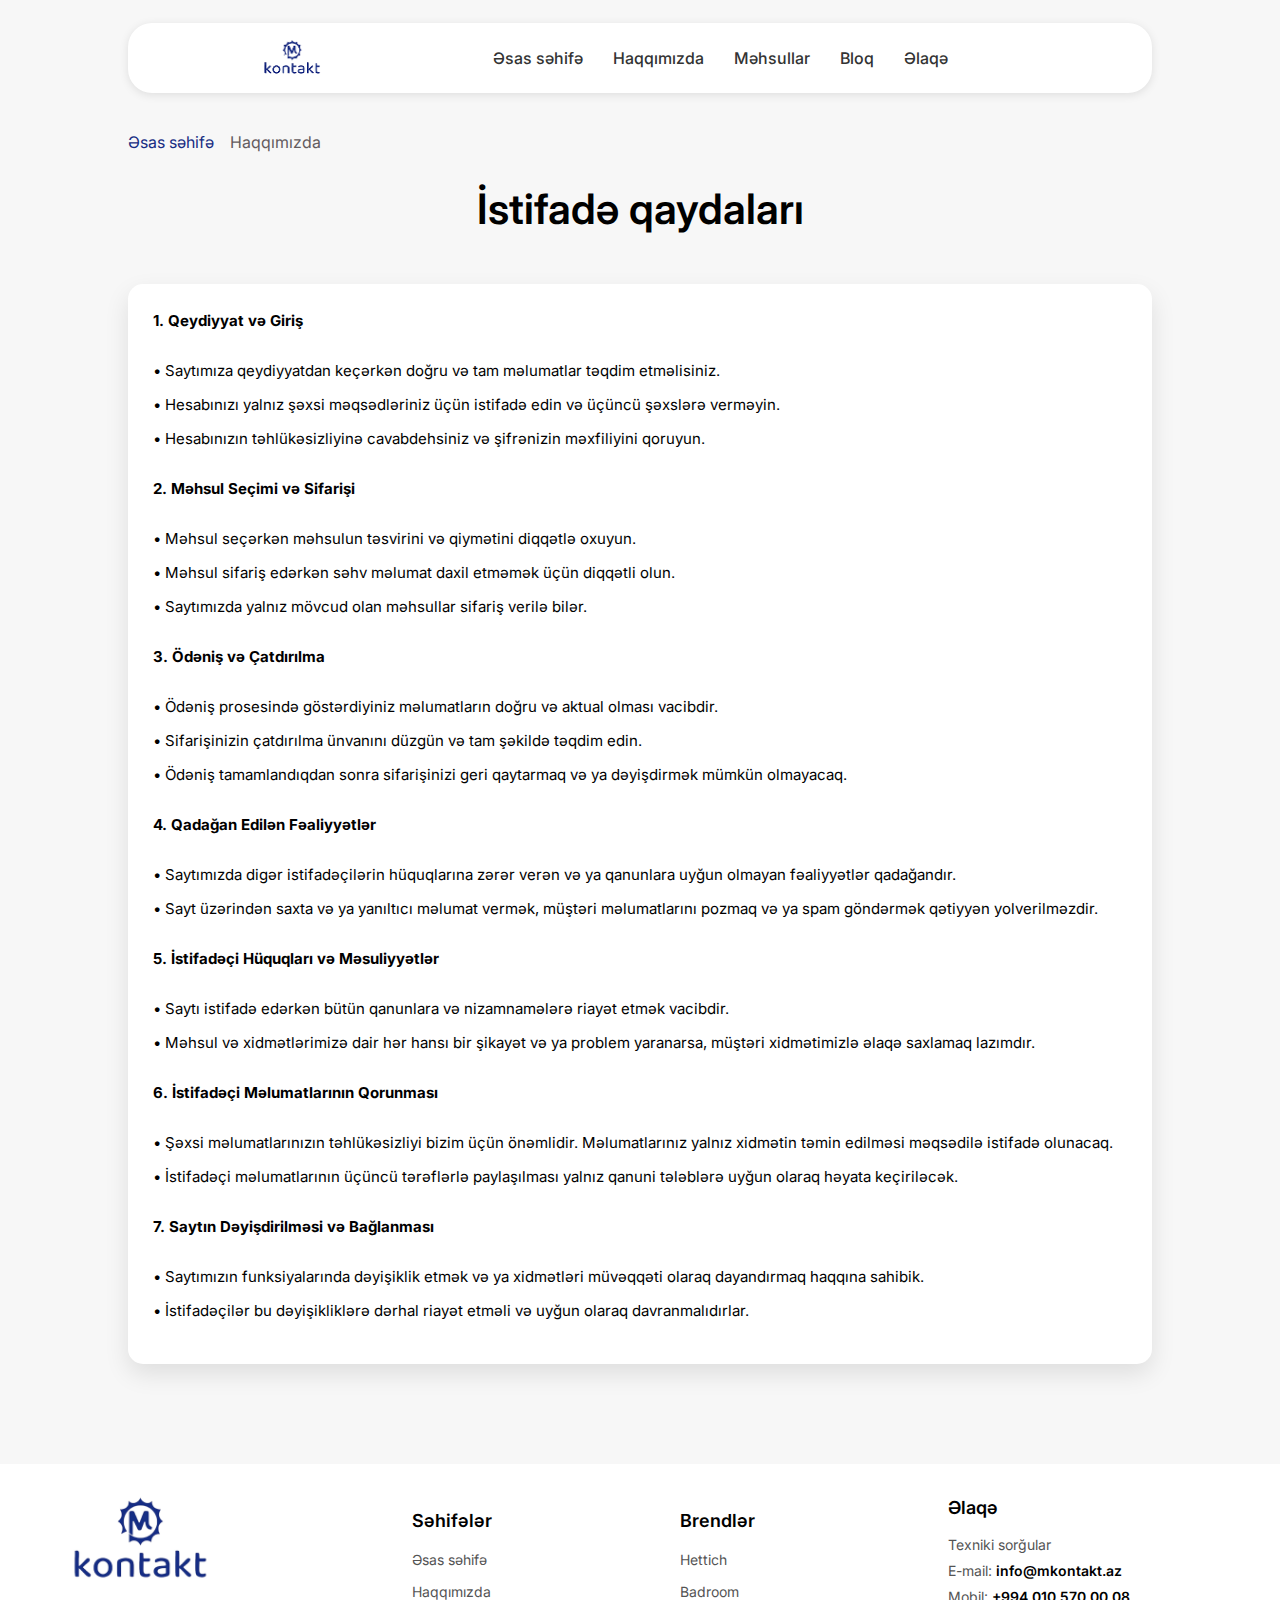
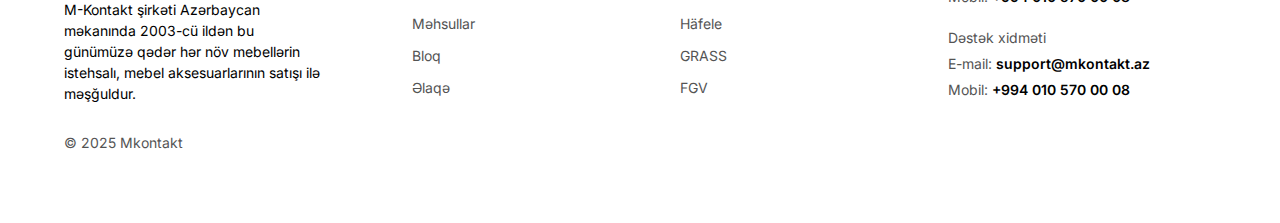
<file: rules.html>
<!DOCTYPE html>
<html lang="az">
  <head>
    <meta charset="UTF-8" />
    <meta name="viewport" content="width=device-width, initial-scale=1.0" />
    <link
      href="https://fonts.googleapis.com/css2?family=Inter:wght@100;200;300;400;500;600;700;800;900&display=swap"
      rel="stylesheet"
    />
    <link
      rel="stylesheet"
      href="https://cdn.jsdelivr.net/npm/swiper@11/swiper-bundle.min.css"
    />
    <link
      rel="stylesheet"
      href="https://cdnjs.cloudflare.com/ajax/libs/font-awesome/6.7.1/css/all.min.css"
      integrity="sha512-5Hs3dF2AEPkpNAR7UiOHba+lRSJNeM2ECkwxUIxC1Q/FLycGTbNapWXB4tP889k5T5Ju8fs4b1P5z/iB4nMfSQ=="
      crossorigin="anonymous"
      referrerpolicy="no-referrer"
    />
    <link rel="stylesheet" href="vendors/bootstrap.min.css" />
    <link rel="stylesheet" href="styles/style.css" />

    <title>MContact - İstifadə qaydaları</title>
  </head>
  <body>
    <div id="overlay"></div>

    <header id="layout-header">
      <div class="header-bg">
        <div class="header-container">
          <div class="logo">
            <img src="images/mcontact-blue-logo.png" alt="MContact Logo" />
          </div>
          <nav class="navbar">
            <ul>
              <li><a href="index.html">Əsas səhifə</a></li>
              <li><a href="about-us.html">Haqqımızda</a></li>
              <li><a href="products.html">Məhsullar</a></li>
              <li><a href="blog.html">Bloq</a></li>
              <li><a href="contact.html">Əlaqə</a></li>
            </ul>
          </nav>
          <div class="responsive-navbar">
            <i class="fa-solid fa-bars"></i>
            <a href="#"><i class="fa fa-shopping-cart"></i></a>
            <a href="#"><i class="fa-solid fa-user"></i></a>
          </div>
          <div class="header-icons">
            <a href="#"><i class="fa fa-shopping-cart"></i></a>
            <a href="#"><i class="fa-solid fa-user"></i></a>
          </div>
        </div>

        <div class="responsive-header-container">
          <ul class="list-unstyled outside-ul">
            <li>
              <div>
                <a href="index.html">Əsas səhifə</a>
              </div>
              <div class="openmenu-divider-outside"></div>
            </li>
            <li>
              <div>
                <a href="about-us.html">Haqqımızda</a>
              </div>
              <div class="openmenu-divider-outside"></div>
            </li>
            <li><a href="products.html">Məhsullar</a></li>
            <div class="openmenu-divider-outside"></div>
            <li><a href="blog.html">Bloq</a></li>
            <div class="openmenu-divider-outside"></div>
            <li>
              <div>
                <a href="contact.html">Əlaqə</a>
              </div>
              <div class="openmenu-divider-outside"></div>
            </li>
          </ul>
          <div
            class="close-responsive-header-container d-flex justify-content-center"
          >
            <button>Bağla</button>
          </div>
        </div>
      </div>
    </header>

    <section id="mini-routes">
      <div class="routes">
        <a href="index.html" class="route">Əsas səhifə</a>
        <div><i class="fa-solid fa-chevron-right"></i></div>
        <a href="about-us.html" class="route active">Haqqımızda</a>
      </div>
    </section>

    <section id="about-us-content-main">
      <div class="title">
        <h1>İstifadə qaydaları</h1>
      </div>
      <div class="about-us-content">
        <p><strong>1. Qeydiyyat və Giriş</strong></p>
        <p>
          &bull; Saytımıza qeydiyyatdan keçərkən doğru və tam məlumatlar təqdim
          etməlisiniz.<br />
          &bull; Hesabınızı yalnız şəxsi məqsədləriniz üçün istifadə edin və
          üçüncü şəxslərə verməyin.<br />
          &bull; Hesabınızın təhlükəsizliyinə cavabdehsiniz və şifrənizin
          məxfiliyini qoruyun.
        </p>

        <p><strong>2. Məhsul Seçimi və Sifarişi</strong></p>
        <p>
          &bull; Məhsul seçərkən məhsulun təsvirini və qiymətini diqqətlə
          oxuyun.<br />
          &bull; Məhsul sifariş edərkən səhv məlumat daxil etməmək üçün diqqətli
          olun.<br />
          &bull; Saytımızda yalnız mövcud olan məhsullar sifariş verilə
          bilər.<br />
        </p>

        <p><strong>3. Ödəniş və Çatdırılma</strong></p>
        <p>
          &bull; Ödəniş prosesində göstərdiyiniz məlumatların doğru və aktual
          olması vacibdir.<br />
          &bull; Sifarişinizin çatdırılma ünvanını düzgün və tam şəkildə təqdim
          edin.<br />
          &bull; Ödəniş tamamlandıqdan sonra sifarişinizi geri qaytarmaq və ya
          dəyişdirmək mümkün olmayacaq.
        </p>

        <p><strong>4. Qadağan Edilən Fəaliyyətlər</strong></p>
        <p>
          &bull; Saytımızda digər istifadəçilərin hüquqlarına zərər verən və ya
          qanunlara uyğun olmayan fəaliyyətlər qadağandır.<br />
          &bull; Sayt üzərindən saxta və ya yanıltıcı məlumat vermək, müştəri
          məlumatlarını pozmaq və ya spam göndərmək qətiyyən yolverilməzdir.
        </p>

        <p><strong>5. İstifadəçi Hüquqları və Məsuliyyətlər</strong></p>
        <p>
          &bull; Saytı istifadə edərkən bütün qanunlara və nizamnamələrə riayət
          etmək vacibdir.<br />
          &bull; Məhsul və xidmətlərimizə dair hər hansı bir şikayət və ya
          problem yaranarsa, müştəri xidmətimizlə əlaqə saxlamaq lazımdır.
        </p>

        <p><strong>6. İstifadəçi Məlumatlarının Qorunması</strong></p>
        <p>
          &bull; Şəxsi məlumatlarınızın təhlükəsizliyi bizim üçün önəmlidir.
          Məlumatlarınız yalnız xidmətin təmin edilməsi məqsədilə istifadə
          olunacaq.<br />
          &bull; İstifadəçi məlumatlarının üçüncü tərəflərlə paylaşılması yalnız
          qanuni tələblərə uyğun olaraq həyata keçiriləcək.<br />
        </p>

        <p><strong>7. Saytın Dəyişdirilməsi və Bağlanması</strong></p>
        <p>
          &bull; Saytımızın funksiyalarında dəyişiklik etmək və ya xidmətləri
          müvəqqəti olaraq dayandırmaq haqqına sahibik.<br />
          &bull; İstifadəçilər bu dəyişikliklərə dərhal riayət etməli və uyğun
          olaraq davranmalıdırlar.
        </p>
      </div>
    </section>

    <footer>
      <div class="footer-container">
        <div class="footer-column footer-left">
          <div class="footer-logo">
            <img src="images/mcontact-footer-blue-logo.png" alt="M-Kontakt" />
          </div>
          <p class="logo-content">
            M-Kontakt şirkəti Azərbaycan məkanında 2003-cü ildən bu günümüzə
            qədər hər növ mebellərin istehsalı, mebel aksesuarlarının satışı ilə
            məşğuldur.
          </p>
          <ul class="social-icons">
            <li>
              <a href="#"><i class="fab fa-instagram"></i></a>
            </li>
            <li>
              <a href="#"><i class="fab fa-facebook-f"></i></a>
            </li>
            <li>
              <a href="#"><i class="fab fa-whatsapp"></i></a>
            </li>
            <li>
              <a href="#"><i class="fab fa-youtube"></i></a>
            </li>
          </ul>
          <span class="footer-copyright"> &copy; 2025 Mkontakt </span>
        </div>

        <div class="footer-column">
          <h6>Səhifələr</h6>
          <ul>
            <li><a href="index.html">Əsas səhifə</a></li>
            <li><a href="about-us.html">Haqqımızda</a></li>
            <li><a href="products.html">Məhsullar</a></li>
            <li><a href="blog.html">Bloq</a></li>
            <li><a href="contact.html">Əlaqə</a></li>
          </ul>
        </div>

        <div class="footer-column">
          <h6>Brendlər</h6>
          <ul>
            <li><a href="#">Hettich</a></li>
            <li><a href="#">Badroom</a></li>
            <li><a href="#">Häfele</a></li>
            <li><a href="#">GRASS</a></li>
            <li><a href="#">FGV</a></li>
          </ul>
        </div>

        <div class="footer-column footer-contact">
          <h6>Əlaqə</h6>
          <div class="footer-contact-box">
            <p>Texniki sorğular</p>
            <p>
              E-mail:
              <a href="mailto:info@mkontakt.az"
                ><span>info@mkontakt.az</span></a
              >
            </p>
            <p>
              Mobil:
              <a href="tel:+9940105700008"><span>+994 010 570 00 08</span></a>
            </p>
          </div>
          <div class="footer-contact-box">
            <p>Dəstək xidməti</p>
            <p>
              E-mail:
              <a href="mailto:support@mkontakt.az"
                ><span>support@mkontakt.az</span></a
              >
            </p>
            <p>
              Mobil:
              <a href="tel:+9940105700008"><span>+994 010 570 00 08</span></a>
            </p>
          </div>
        </div>
      </div>
    </footer>

    <script src="https://cdn.jsdelivr.net/npm/swiper@11/swiper-bundle.min.js"></script>
    <script src="scripts/main.js"></script>
  </body>
</html>
</file>
<file: styles/style.css>
* {
  margin: 0;
  padding: 0;
  box-sizing: border-box;
  font-family: "Inter", sans-serif;
}

::-moz-selection {
  background: rgb(23, 45, 131);
  color: white;
}

::selection {
  background: rgb(23, 45, 131);
  color: white;
}

#overlay {
  display: none;
  position: fixed;
  top: 0;
  left: 0;
  width: 100%;
  height: 100%;
  background-color: rgba(0, 0, 0, 0.5);
  z-index: 200;
}

#mini-routes {
  background-color: rgb(247, 247, 247);
  padding: 30px 0px;
}
#mini-routes .routes {
  display: flex;
  gap: 8px;
  width: 80%;
  margin: auto;
}
#mini-routes .routes .route {
  color: rgb(23, 45, 131);
  text-decoration: none;
}
#mini-routes .routes .active {
  color: rgb(100, 92, 95);
}
#mini-routes .routes i {
  color: rgb(100, 92, 95);
  font-size: 14px;
}

#home-header {
  background-color: rgb(247, 247, 247);
}
#home-header .header-bg {
  position: relative;
  width: 100%;
}
#home-header .header-bg img {
  width: 100%;
  height: 900px;
  -o-object-fit: cover;
     object-fit: cover;
}
@media (max-width: 768px) {
  #home-header .header-bg img {
    height: 600px;
  }
}
#home-header .header-bg .header-container {
  position: absolute;
  top: 5%;
  left: 50%;
  transform: translateX(-50%);
  display: flex;
  justify-content: space-around;
  align-items: center;
  background-color: #fff;
  border-radius: 24px;
  width: 80%;
  height: 70px;
  padding: 0 40px;
  box-shadow: 0 2px 10px rgba(0, 0, 0, 0.1);
}
#home-header .header-bg .header-container .logo {
  width: 150px;
  margin-top: 25px;
}
#home-header .header-bg .header-container .logo img {
  width: 100%;
  height: 100%;
  -o-object-fit: cover;
     object-fit: cover;
}
#home-header .header-bg .header-container .navbar {
  margin-top: 15px;
}
#home-header .header-bg .header-container .navbar ul {
  display: flex;
  list-style: none;
  gap: 30px;
}
#home-header .header-bg .header-container .navbar ul li a {
  text-decoration: none;
  color: #333;
  font-weight: 500;
  transition: 0.2s ease-in-out;
}
#home-header .header-bg .header-container .navbar ul li a:hover {
  color: rgb(20, 48, 130);
}
#home-header .header-bg .header-container .header-icons {
  display: flex;
  align-items: center;
  gap: 20px;
}
#home-header .header-bg .header-container .header-icons a {
  color: #333;
  font-size: 18px;
  transition: 0.2s ease-in-out;
}
#home-header .header-bg .header-container .header-icons a:hover {
  color: rgb(20, 48, 130);
}
#home-header .header-bg .header-container .responsive-navbar {
  display: none;
  font-size: 18px;
}
#home-header .header-bg .header-container .responsive-navbar i {
  cursor: pointer;
  transition: 0.3s ease-in-out;
  margin-right: 20px;
}
@media (max-width: 600px) {
  #home-header .header-bg .header-container .responsive-navbar i {
    margin-right: 10px;
  }
}
@media (max-width: 400px) {
  #home-header .header-bg .header-container .responsive-navbar i {
    margin-right: 2px;
  }
}
#home-header .header-bg .header-container .responsive-navbar a i {
  text-decoration: none;
  color: #333;
}
@media (max-width: 991px) {
  #home-header .header-bg .header-container .navbar,
  #home-header .header-bg .header-container .header-icons {
    display: none;
  }
  #home-header .header-bg .header-container .responsive-navbar {
    display: block;
  }
}
#home-header .header-bg .responsive-header-container {
  position: fixed;
  width: 100%;
  height: 300px;
  max-height: calc(100% - 40px);
  left: -100%;
  top: 0;
  background-color: #f3f5ec;
  padding-top: 20px;
  font-size: 16px;
  z-index: 999;
  transition: 0.3s ease-in-out;
}
#home-header .header-bg .responsive-header-container .outside-ul {
  padding: 0px 15px;
  font-weight: 600;
}
#home-header .header-bg .responsive-header-container .outside-ul li a {
  display: inline-block;
  color: rgb(20, 48, 130);
  padding: 5px 0px;
  text-decoration: none;
}
#home-header .header-bg .responsive-header-container .outside-ul .inside-ul {
  margin-left: 10px;
  margin-top: 10px;
  font-weight: 400;
}
#home-header .header-bg .responsive-header-container .outside-ul .inside-ul li a {
  display: inline-block;
  color: rgb(42, 36, 49);
  padding: 5px 0px;
  text-decoration: none;
}
#home-header .header-bg .responsive-header-container .openmenu-divider-outside {
  height: 0.5px;
  margin: 5px auto;
  background-color: rgba(222, 222, 229, 0.8);
}
#home-header .header-bg .responsive-header-container .openmenu-divider-inside {
  height: 0.5px;
  margin: 5px auto;
  background-color: rgba(222, 222, 229, 0.6);
}
#home-header .header-bg .responsive-header-container .responsive-openmenu-icons {
  display: flex;
  justify-content: center;
  align-items: center;
  padding: 20px 0px;
}
#home-header .header-bg .responsive-header-container .responsive-openmenu-icons a {
  text-decoration: none;
  color: rgb(42, 36, 49);
}
#home-header .header-bg .responsive-header-container .responsive-openmenu-icons a i {
  padding: 0px 15px;
  cursor: pointer;
  font-size: 20px;
}
#home-header .header-bg .responsive-header-container button {
  outline: none;
  padding: 3px 12px;
  background-color: rgb(20, 48, 130);
  color: #fff;
  border: 1px solid rgb(20, 48, 130);
  border-radius: 5px;
}
#home-header .header-bg .main-banner-content {
  position: absolute;
  top: 40%;
  left: 10%;
  width: 80%;
  max-width: 900px;
  color: #fff;
  text-align: left;
}
@media (max-width: 576px) {
  #home-header .header-bg .main-banner-content {
    top: 25%;
  }
}
#home-header .header-bg .main-banner-content h1 {
  font-size: 48px;
  font-weight: 700;
  margin-bottom: 20px;
  line-height: 1.2;
}
@media (max-width: 768px) {
  #home-header .header-bg .main-banner-content h1 {
    font-size: 30px;
  }
}
#home-header .header-bg .main-banner-content p {
  font-size: 16px;
  line-height: 1.6;
  margin-bottom: 30px;
  max-width: 700px;
}
#home-header .header-bg .main-banner-content .main-banner-content-btn {
  display: inline-block;
  padding: 10px 80px;
  background-color: white;
  color: rgb(0, 0, 0);
  text-decoration: none;
  border-radius: 80px;
  font-weight: 500;
  transition: 0.2s ease-in-out;
}
#home-header .header-bg .main-banner-content .main-banner-content-btn:hover {
  background-color: rgb(20, 48, 130);
  color: white;
}

#layout-header {
  background-color: rgb(247, 247, 247);
  padding: 20px 0px;
}
#layout-header .header-bg {
  position: relative;
  width: 100%;
  padding: 30px 0px;
}
#layout-header .header-bg .header-container {
  position: absolute;
  top: 5%;
  left: 50%;
  transform: translateX(-50%);
  display: flex;
  justify-content: space-around;
  align-items: center;
  background-color: #fff;
  border-radius: 24px;
  width: 80%;
  height: 70px;
  padding: 0 40px;
  box-shadow: 0 2px 10px rgba(0, 0, 0, 0.1);
}
#layout-header .header-bg .header-container .logo {
  width: 150px;
  margin-top: 25px;
}
#layout-header .header-bg .header-container .logo img {
  width: 100%;
  height: 100%;
  -o-object-fit: cover;
     object-fit: cover;
}
#layout-header .header-bg .header-container .navbar {
  margin-top: 15px;
}
#layout-header .header-bg .header-container .navbar ul {
  display: flex;
  list-style: none;
  gap: 30px;
}
#layout-header .header-bg .header-container .navbar ul li a {
  text-decoration: none;
  color: #333;
  font-weight: 500;
  transition: 0.2s ease-in-out;
}
#layout-header .header-bg .header-container .navbar ul li a:hover {
  color: rgb(20, 48, 130);
}
#layout-header .header-bg .header-container .header-icons {
  display: flex;
  align-items: center;
  gap: 20px;
}
#layout-header .header-bg .header-container .header-icons a {
  color: #333;
  font-size: 18px;
  transition: 0.2s ease-in-out;
}
#layout-header .header-bg .header-container .header-icons a:hover {
  color: rgb(20, 48, 130);
}
#layout-header .header-bg .header-container .responsive-navbar {
  display: none;
  font-size: 18px;
}
#layout-header .header-bg .header-container .responsive-navbar i {
  cursor: pointer;
  transition: 0.3s ease-in-out;
  margin-right: 20px;
}
@media (max-width: 600px) {
  #layout-header .header-bg .header-container .responsive-navbar i {
    margin-right: 10px;
  }
}
@media (max-width: 400px) {
  #layout-header .header-bg .header-container .responsive-navbar i {
    margin-right: 2px;
  }
}
#layout-header .header-bg .header-container .responsive-navbar a i {
  text-decoration: none;
  color: #333;
}
@media (max-width: 991px) {
  #layout-header .header-bg .header-container .navbar,
  #layout-header .header-bg .header-container .header-icons {
    display: none;
  }
  #layout-header .header-bg .header-container .responsive-navbar {
    display: block;
  }
}
#layout-header .header-bg .responsive-header-container {
  position: fixed;
  width: 100%;
  height: 300px;
  max-height: calc(100% - 40px);
  left: -100%;
  top: 0;
  background-color: #f3f5ec;
  padding-top: 20px;
  font-size: 16px;
  z-index: 999;
  transition: 0.3s ease-in-out;
}
#layout-header .header-bg .responsive-header-container .outside-ul {
  padding: 0px 15px;
  font-weight: 600;
}
#layout-header .header-bg .responsive-header-container .outside-ul li a {
  display: inline-block;
  color: rgb(20, 48, 130);
  padding: 5px 0px;
  text-decoration: none;
}
#layout-header .header-bg .responsive-header-container .outside-ul .inside-ul {
  margin-left: 10px;
  margin-top: 10px;
  font-weight: 400;
}
#layout-header .header-bg .responsive-header-container .outside-ul .inside-ul li a {
  display: inline-block;
  color: rgb(42, 36, 49);
  padding: 5px 0px;
  text-decoration: none;
}
#layout-header .header-bg .responsive-header-container .openmenu-divider-outside {
  height: 0.5px;
  margin: 5px auto;
  background-color: rgba(222, 222, 229, 0.8);
}
#layout-header .header-bg .responsive-header-container .openmenu-divider-inside {
  height: 0.5px;
  margin: 5px auto;
  background-color: rgba(222, 222, 229, 0.6);
}
#layout-header .header-bg .responsive-header-container .responsive-openmenu-icons {
  display: flex;
  justify-content: center;
  align-items: center;
  padding: 20px 0px;
}
#layout-header .header-bg .responsive-header-container .responsive-openmenu-icons a {
  text-decoration: none;
  color: rgb(42, 36, 49);
}
#layout-header .header-bg .responsive-header-container .responsive-openmenu-icons a i {
  padding: 0px 15px;
  cursor: pointer;
  font-size: 20px;
}
#layout-header .header-bg .responsive-header-container button {
  outline: none;
  padding: 3px 12px;
  background-color: rgb(20, 48, 130);
  color: #fff;
  border: 1px solid rgb(20, 48, 130);
  border-radius: 5px;
}

footer {
  background-color: #fff;
  padding-bottom: 50px;
}
footer .footer-container {
  width: 90%;
  margin: 0 auto;
  display: flex;
  flex-wrap: wrap;
  justify-content: space-between;
  align-items: center;
}
footer .footer-column {
  flex: 1 1 23%;
  margin-bottom: 20px;
}
footer .footer-left {
  flex: 1 1 30%;
}
footer h6 {
  color: rgb(0, 0, 0);
  font-size: 18px;
  font-weight: 600;
  margin-bottom: 15px;
}
footer p {
  color: rgb(84, 84, 84);
  font-size: 14px;
  margin-bottom: 10px;
}
footer .logo-content {
  width: 75%;
  color: rgb(0, 0, 0);
}
footer a {
  text-decoration: none;
  color: rgb(84, 84, 84);
  font-size: 14px;
}
footer a:hover {
  color: rgb(20, 48, 130);
}
footer a span {
  font-weight: 600;
  color: rgb(0, 0, 0);
}
footer ul {
  list-style: none;
  margin: 0;
  padding: 0;
}
footer ul li {
  margin-bottom: 8px;
}
footer .social-icons {
  display: flex;
  gap: 18px;
  margin-bottom: 10px;
}
footer .social-icons li a {
  font-size: 18px;
  color: rgb(0, 0, 0);
  transition: 0.2s ease-in-out;
}
footer .social-icons li a:hover {
  color: rgb(20, 48, 130);
}
footer .footer-logo {
  margin-bottom: 10px;
}
footer .footer-logo img {
  max-width: 150px;
  height: auto;
  display: block;
}
footer .footer-contact-box {
  margin-bottom: 20px;
}
footer .footer-contact-box h6 {
  margin-bottom: 10px;
}
footer .footer-contact-box p {
  margin: 0 0 5px;
}
footer .footer-copyright {
  color: rgb(84, 84, 84);
  font-size: 14px;
  display: block;
  margin-top: 10px;
}
@media (max-width: 768px) {
  footer .footer-container {
    flex-wrap: wrap;
    text-align: center;
  }
  footer .footer-container .footer-column {
    padding: 20px 0px;
  }
  footer .footer-container .footer-column .logo-content {
    margin: auto auto 20px auto;
  }
  footer .footer-container .footer-column .footer-logo {
    display: flex;
    justify-self: center;
  }
  footer .footer-container .footer-column .social-icons {
    display: flex;
    justify-content: center;
  }
  footer .footer-left {
    flex: 1 1 50%;
    order: 1;
  }
  footer .footer-contact {
    flex: 1 1 50%;
    order: 2;
  }
  footer .footer-column:nth-of-type(2) {
    flex: 1 1 50%;
    order: 3;
  }
  footer .footer-column:nth-of-type(3) {
    flex: 1 1 50%;
    order: 4;
  }
}

#partners-slider-section {
  background-color: rgb(247, 247, 247);
  padding: 50px 0px 80px 0px;
}
#partners-slider-section .container {
  max-width: 100%;
  margin: 0 auto;
}
#partners-slider-section .partners-slider-title {
  text-align: center;
  margin-bottom: 30px;
}
#partners-slider-section .partners-slider-title h2 {
  font-size: 32px;
  font-weight: 700;
}
#partners-slider-section .swiper {
  position: relative;
  width: 100%;
}
@media (max-width: 768px) {
  #partners-slider-section .swiper {
    padding: 0px;
  }
}
#partners-slider-section .swiper .swiper-wrapper {
  display: flex;
  align-items: center;
}
#partners-slider-section .swiper .swiper-slide {
  margin-top: 25px;
  padding: 0px 5px;
  text-align: center;
  display: flex;
  flex-direction: column;
  align-items: center;
  justify-content: center;
}
#partners-slider-section .swiper .swiper-slide p {
  margin-top: 10px;
  font-size: 16px;
  font-weight: 500;
  color: rgb(0, 0, 0);
}
#partners-slider-section .swiper .partner-circle {
  width: 100px;
  height: 100px;
  background-color: rgb(233, 234, 243);
  border-radius: 50%;
  display: flex;
  align-items: center;
  justify-content: center;
  margin: 0 auto;
}
#partners-slider-section .swiper .partner-circle img {
  max-width: 60%;
  max-height: 60%;
  -o-object-fit: contain;
     object-fit: contain;
}
#partners-slider-section .swiper .swiper-button-prev,
#partners-slider-section .swiper .swiper-button-next {
  outline: none;
  width: 40px;
  height: 40px;
  background-color: #ffffff;
  color: #333;
  border-radius: 50%;
  box-shadow: 0 2px 6px rgba(0, 0, 0, 0.15);
  color: rgb(0, 0, 0);
  font-weight: 600;
  border: 1px solid #333;
  display: flex;
  align-items: center;
  justify-content: center;
  transition: 0.2s ease-in-out;
}
@media (max-width: 576px) {
  #partners-slider-section .swiper .swiper-button-prev,
  #partners-slider-section .swiper .swiper-button-next {
    width: 22px;
    height: 22px;
  }
}
#partners-slider-section .swiper .swiper-button-prev:hover,
#partners-slider-section .swiper .swiper-button-next:hover {
  background-color: rgb(20, 48, 130);
  color: #fff;
}
#partners-slider-section .swiper .swiper-button-prev::after,
#partners-slider-section .swiper .swiper-button-next::after {
  font-size: 16px;
}
@media (max-width: 576px) {
  #partners-slider-section .swiper .swiper-button-prev::after,
  #partners-slider-section .swiper .swiper-button-next::after {
    font-size: 10px;
  }
}

#advertisement-slider {
  background-color: rgb(247, 247, 247);
  padding: 50px 0;
}
#advertisement-slider .container {
  max-width: 100%;
}
#advertisement-slider .container .swiper {
  position: relative;
  width: 100%;
}
@media (max-width: 768px) {
  #advertisement-slider .container .swiper {
    padding: 0;
  }
}
#advertisement-slider .container .swiper .swiper-wrapper {
  display: flex;
  align-items: center;
}
#advertisement-slider .container .swiper .swiper-slide {
  position: relative;
  display: flex;
  justify-content: center;
  align-items: center;
  padding: 0px 5px;
}
#advertisement-slider .container .swiper .swiper-slide img {
  width: 100%;
  height: 500px;
  -o-object-fit: cover;
     object-fit: cover;
  border-radius: 10px;
  filter: brightness(80%);
}
@media (max-width: 768px) {
  #advertisement-slider .container .swiper .swiper-slide img {
    height: 450px;
  }
}
#advertisement-slider .container .swiper .swiper-slide .slide-content {
  position: absolute;
  top: 50%;
  left: 10%;
  transform: translateY(-50%);
  color: #fff;
  max-width: 500px;
}
#advertisement-slider .container .swiper .swiper-slide .slide-content h2 {
  font-size: 30px;
  margin-bottom: 10px;
}
#advertisement-slider .container .swiper .swiper-slide .slide-content p {
  font-size: 16px;
  margin-bottom: 15px;
}
@media (max-width: 768px) {
  #advertisement-slider .container .swiper .swiper-slide .slide-content p {
    width: 90%;
  }
}
#advertisement-slider .container .swiper .swiper-slide .slide-content a {
  display: inline-block;
  padding: 10px 20px;
  background-color: rgb(255, 255, 255);
  color: rgb(0, 0, 0);
  border-radius: 5px;
  text-decoration: none;
  font-weight: 500;
  transition: 0.2s ease-in-out;
}
#advertisement-slider .container .swiper .swiper-slide .slide-content a:hover {
  background-color: rgb(20, 48, 130);
  color: white;
}
#advertisement-slider .container .swiper .swiper-button-prev,
#advertisement-slider .container .swiper .swiper-button-next {
  outline: none;
  width: 40px;
  height: 40px;
  background-color: gray;
  color: #fff;
  border-radius: 50%;
  box-shadow: 0 2px 6px rgba(0, 0, 0, 0.15);
  display: flex;
  align-items: center;
  justify-content: center;
  transition: 0.2s ease-in-out;
  font-weight: 600;
}
@media (max-width: 576px) {
  #advertisement-slider .container .swiper .swiper-button-prev,
  #advertisement-slider .container .swiper .swiper-button-next {
    display: none;
  }
}
#advertisement-slider .container .swiper .swiper-button-prev:hover,
#advertisement-slider .container .swiper .swiper-button-next:hover {
  background-color: rgb(20, 48, 130);
}
#advertisement-slider .container .swiper .swiper-button-prev::after,
#advertisement-slider .container .swiper .swiper-button-next::after {
  font-size: 16px;
}
#advertisement-slider .container .swiper .swiper-pagination {
  bottom: 20px !important;
}
#advertisement-slider .container .swiper .swiper-pagination .swiper-pagination-bullet {
  background-color: rgb(191, 190, 192) !important;
  opacity: 1;
  width: 10px;
  height: 10px;
}
#advertisement-slider .container .swiper .swiper-pagination .swiper-pagination-bullet-active {
  background-color: rgb(255, 255, 255) !important;
}

#recently-products {
  background-color: rgb(247, 247, 247);
}
#recently-products .recently-products-content {
  text-align: center;
}
#recently-products .recently-products-content h3 {
  color: rgb(0, 0, 0);
  font-size: 40px;
  font-weight: 600;
}
#recently-products .recently-products-content p {
  color: rgb(0, 0, 0);
  margin: 20px auto auto auto;
  font-size: 14px;
  width: 90%;
}
#recently-products .recently-products-container {
  padding: 50px 0px;
  width: 95%;
  margin: auto;
}
#recently-products .recently-products-container .product-box {
  padding: 10px 10px 0px 10px;
  background-color: #fff;
  border-radius: 24px;
  overflow: hidden;
  box-shadow: 0 2px 8px rgba(0, 0, 0, 0.08);
}
#recently-products .recently-products-container .product-box .product-img {
  position: relative;
  background-color: rgb(240, 240, 240);
  text-align: center;
  border-radius: 12px;
}
#recently-products .recently-products-container .product-box .product-img img {
  max-width: 100%;
  height: 200px;
  -o-object-fit: cover;
     object-fit: cover;
  display: inline-block;
  border-radius: 12px;
}
#recently-products .recently-products-container .product-box .product-img .product-discount-percent {
  position: absolute;
  bottom: 8px;
  left: 8px;
  background-color: rgb(20, 48, 130);
  color: #fff;
  font-size: 12px;
  font-weight: 600;
  padding: 4px 12px;
  border-radius: 4px;
}
#recently-products .recently-products-container .product-box .product-img .product-add-to-favourites {
  position: absolute;
  top: 8px;
  right: 8px;
  width: 30px;
  height: 30px;
  border-radius: 50%;
  background-color: rgba(20, 48, 130, 0.14);
  display: flex;
  align-items: center;
  justify-content: center;
  cursor: pointer;
}
#recently-products .recently-products-container .product-box .product-img .product-add-to-favourites i {
  color: white;
  font-size: 14px;
  transition: 0.2s ease-in-out;
}
#recently-products .recently-products-container .product-box .product-img .product-add-to-favourites i:hover {
  color: rgb(20, 48, 130);
}
#recently-products .recently-products-container .product-box .product-content {
  padding: 16px 6px;
}
#recently-products .recently-products-container .product-box .product-content a {
  cursor: pointer;
  text-decoration: none;
}
#recently-products .recently-products-container .product-box .product-content a .title {
  font-size: 16px;
  font-weight: 600;
  color: rgb(0, 0, 0);
  margin-bottom: 4px;
  transition: 0.2s ease-in-out;
}
#recently-products .recently-products-container .product-box .product-content a .title:hover {
  color: rgb(20, 48, 130);
}
#recently-products .recently-products-container .product-box .product-content .description {
  font-size: 14px;
  color: rgb(126, 126, 126);
  margin-bottom: 8px;
}
#recently-products .recently-products-container .product-box .product-content .product-price-and-cart {
  display: flex;
  align-items: center;
  justify-content: space-between;
}
#recently-products .recently-products-container .product-box .product-content .product-price-and-cart .product-price {
  font-size: 16px;
  font-weight: 600;
  color: rgb(0, 0, 0);
}
#recently-products .recently-products-container .product-box .product-content .product-price-and-cart .product-add-to-cart {
  width: 30px;
  height: 30px;
  background-color: rgb(20, 48, 130);
  border-radius: 30%;
  display: flex;
  align-items: center;
  justify-content: center;
  cursor: pointer;
}
#recently-products .recently-products-container .product-box .product-content .product-price-and-cart .product-add-to-cart i {
  color: #fff;
  font-size: 14px;
}
#recently-products .see-all-products-btn {
  padding: 10px 0px 50px 0px;
  text-align: center;
}
#recently-products .see-all-products-btn a {
  border: 1px solid rgb(0, 0, 0);
  background-color: transparent;
  color: rgb(0, 0, 0);
  padding: 18px 12px;
  border-radius: 30px;
  text-decoration: none;
  transition: 0.2s ease-in-out;
}
#recently-products .see-all-products-btn a:hover {
  background-color: rgb(20, 48, 130);
  color: white;
}
#recently-products .see-all-products-btn a:hover i {
  border: 1px solid white;
}
#recently-products .see-all-products-btn a span {
  margin-left: 35px;
  font-weight: 500;
  font-size: 16px;
}
#recently-products .see-all-products-btn a i {
  background-color: transparent;
  border: 1px solid rgb(0, 0, 0);
  border-radius: 50%;
  padding: 10px;
  margin-left: 20px;
}

#best-categories {
  padding: 20px 0px 50px 0px;
  background-color: rgb(247, 247, 247);
}
#best-categories .best-categories-content {
  text-align: center;
}
#best-categories .best-categories-content h3 {
  color: rgb(0, 0, 0);
  font-size: 40px;
  font-weight: 600;
}
#best-categories .best-categories-content p {
  color: rgb(0, 0, 0);
  margin: 20px auto auto auto;
  font-size: 14px;
  width: 90%;
}
#best-categories .categories {
  display: flex;
  justify-content: center;
  align-items: flex-start;
  gap: 20px;
  margin: 0 auto;
  padding: 20px;
  width: 90%;
  margin: auto;
}
#best-categories .categories .left-box {
  flex: 1;
}
#best-categories .categories .left-box .big-category-box {
  position: relative;
  width: 100%;
  height: 500px;
  border-radius: 50px;
  overflow: hidden;
}
#best-categories .categories .left-box .big-category-box img {
  width: 100%;
  height: 100%;
  -o-object-fit: cover;
     object-fit: cover;
  filter: brightness(70%);
  border-radius: 50px;
  display: block;
  transition: 0.5s ease-in-out;
}
#best-categories .categories .left-box .big-category-box img:hover {
  transform: scale(1.2);
}
#best-categories .categories .left-box .big-category-box .category-box-content {
  position: absolute;
  top: 50%;
  left: 50%;
  transform: translate(-50%, -50%);
  color: #fff;
  text-align: center;
  display: flex;
  flex-direction: column;
  gap: 5px;
}
#best-categories .categories .left-box .big-category-box .category-box-content .category-box-title {
  font-size: 30px;
  font-weight: 600;
  line-height: 35px;
}
@media (max-width: 768px) {
  #best-categories .categories .left-box .big-category-box .category-box-content .category-box-title {
    font-size: 22px;
  }
}
#best-categories .categories .left-box .big-category-box .category-box-content .category-box-description {
  font-size: 16px;
}
@media (max-width: 768px) {
  #best-categories .categories .left-box .big-category-box .category-box-content .category-box-description {
    font-size: 14px;
  }
}
#best-categories .categories .right-box {
  flex: 1;
  display: flex;
  flex-direction: column;
  gap: 20px;
}
#best-categories .categories .right-box .small-category-box {
  position: relative;
  width: 100%;
  height: 240px;
  border-radius: 50px;
  overflow: hidden;
}
#best-categories .categories .right-box .small-category-box img {
  width: 100%;
  height: 100%;
  -o-object-fit: cover;
     object-fit: cover;
  filter: brightness(70%);
  border-radius: 50px;
  display: block;
  transition: 0.3s ease-in-out;
}
#best-categories .categories .right-box .small-category-box img:hover {
  transform: scale(1.2);
}
#best-categories .categories .right-box .small-category-box .category-box-content {
  position: absolute;
  top: 50%;
  left: 50%;
  transform: translate(-50%, -50%);
  color: #fff;
  text-align: center;
  display: flex;
  flex-direction: column;
  gap: 5px;
}
#best-categories .categories .right-box .small-category-box .category-box-content .category-box-title {
  font-size: 30px;
  font-weight: 600;
  line-height: 35px;
}
@media (max-width: 768px) {
  #best-categories .categories .right-box .small-category-box .category-box-content .category-box-title {
    font-size: 22px;
  }
}
#best-categories .categories .right-box .small-category-box .category-box-content .category-box-description {
  font-size: 16px;
}
@media (max-width: 768px) {
  #best-categories .categories .right-box .small-category-box .category-box-content .category-box-description {
    font-size: 14px;
  }
}
@media (max-width: 768px) {
  #best-categories .categories {
    flex-direction: column;
    align-items: center;
  }
  #best-categories .categories .big-category-box,
  #best-categories .categories .small-category-box {
    max-height: 150px;
  }
  #best-categories .categories .left-box,
  #best-categories .categories .right-box {
    width: 100%;
  }
}

#other-products {
  background-color: rgb(247, 247, 247);
}
#other-products .other-products-content {
  text-align: center;
}
#other-products .other-products-content h3 {
  color: rgb(0, 0, 0);
  font-size: 40px;
  font-weight: 600;
}
#other-products .other-products-container {
  padding: 50px 0px;
  width: 95%;
  margin: auto;
}
#other-products .other-products-container .product-box {
  padding: 10px 10px 0px 10px;
  background-color: #fff;
  border-radius: 24px;
  overflow: hidden;
  box-shadow: 0 2px 8px rgba(0, 0, 0, 0.08);
}
#other-products .other-products-container .product-box .product-img {
  position: relative;
  background-color: rgb(240, 240, 240);
  text-align: center;
  border-radius: 12px;
}
#other-products .other-products-container .product-box .product-img img {
  max-width: 100%;
  height: 200px;
  -o-object-fit: cover;
     object-fit: cover;
  display: inline-block;
  border-radius: 12px;
}
#other-products .other-products-container .product-box .product-img .product-discount-percent {
  position: absolute;
  bottom: 8px;
  left: 8px;
  background-color: rgb(20, 48, 130);
  color: #fff;
  font-size: 12px;
  font-weight: 600;
  padding: 4px 12px;
  border-radius: 4px;
}
#other-products .other-products-container .product-box .product-img .product-add-to-favourites {
  position: absolute;
  top: 8px;
  right: 8px;
  width: 30px;
  height: 30px;
  border-radius: 50%;
  background-color: rgba(20, 48, 130, 0.14);
  display: flex;
  align-items: center;
  justify-content: center;
  cursor: pointer;
}
#other-products .other-products-container .product-box .product-img .product-add-to-favourites i {
  color: white;
  font-size: 14px;
  transition: 0.2s ease-in-out;
}
#other-products .other-products-container .product-box .product-img .product-add-to-favourites i:hover {
  color: rgb(20, 48, 130);
}
#other-products .other-products-container .product-box .product-content {
  padding: 16px 6px;
}
#other-products .other-products-container .product-box .product-content a {
  cursor: pointer;
  text-decoration: none;
}
#other-products .other-products-container .product-box .product-content a .title {
  font-size: 16px;
  font-weight: 600;
  color: rgb(0, 0, 0);
  margin-bottom: 4px;
  transition: 0.2s ease-in-out;
}
#other-products .other-products-container .product-box .product-content a .title:hover {
  color: rgb(20, 48, 130);
}
#other-products .other-products-container .product-box .product-content .description {
  font-size: 14px;
  color: rgb(126, 126, 126);
  margin-bottom: 8px;
}
#other-products .other-products-container .product-box .product-content .product-price-and-cart {
  display: flex;
  align-items: center;
  justify-content: space-between;
}
#other-products .other-products-container .product-box .product-content .product-price-and-cart .product-price {
  font-size: 16px;
  font-weight: 600;
  color: rgb(0, 0, 0);
}
#other-products .other-products-container .product-box .product-content .product-price-and-cart .product-add-to-cart {
  width: 30px;
  height: 30px;
  background-color: rgb(20, 48, 130);
  border-radius: 30%;
  display: flex;
  align-items: center;
  justify-content: center;
  cursor: pointer;
}
#other-products .other-products-container .product-box .product-content .product-price-and-cart .product-add-to-cart i {
  color: #fff;
  font-size: 14px;
}
#other-products .see-all-products-btn {
  padding: 10px 0px 50px 0px;
  text-align: center;
}
#other-products .see-all-products-btn a {
  border: 1px solid rgb(0, 0, 0);
  background-color: transparent;
  color: rgb(0, 0, 0);
  padding: 18px 12px;
  border-radius: 30px;
  text-decoration: none;
  transition: 0.2s ease-in-out;
}
#other-products .see-all-products-btn a:hover {
  background-color: rgb(20, 48, 130);
  color: white;
}
#other-products .see-all-products-btn a:hover i {
  border: 1px solid white;
}
#other-products .see-all-products-btn a span {
  margin-left: 35px;
  font-weight: 500;
  font-size: 16px;
}
#other-products .see-all-products-btn a i {
  background-color: transparent;
  border: 1px solid rgb(0, 0, 0);
  border-radius: 50%;
  padding: 10px;
  margin-left: 20px;
}

#home-contact-with-us-banner .home-contact-with-us-banner-container {
  position: relative;
}
#home-contact-with-us-banner .home-contact-with-us-banner-container img {
  width: 100%;
  height: 600px;
  filter: brightness(40%);
}
@media (max-width: 768px) {
  #home-contact-with-us-banner .home-contact-with-us-banner-container img {
    height: 300px;
  }
}
#home-contact-with-us-banner .home-contact-with-us-banner-container .home-contact-with-us-banner-content {
  position: absolute;
  top: 60%;
  left: 50%;
  transform: translate(-50%, -50%);
  width: 90%;
  text-align: center;
  color: #fff;
}
#home-contact-with-us-banner .home-contact-with-us-banner-container .home-contact-with-us-banner-content .home-contact-with-us-banner-title {
  font-size: 40px;
  font-weight: 600;
}
@media (max-width: 768px) {
  #home-contact-with-us-banner .home-contact-with-us-banner-container .home-contact-with-us-banner-content .home-contact-with-us-banner-title {
    font-size: 22px;
    margin-bottom: 40px;
  }
}
#home-contact-with-us-banner .home-contact-with-us-banner-container .home-contact-with-us-banner-content .home-contact-with-us-banner-description {
  padding: 30px 0px 30px 0px;
  font-size: 16px;
}
@media (max-width: 768px) {
  #home-contact-with-us-banner .home-contact-with-us-banner-container .home-contact-with-us-banner-content .home-contact-with-us-banner-description {
    display: none;
  }
}
#home-contact-with-us-banner .home-contact-with-us-banner-container .home-contact-with-us-banner-content .home-contact-with-us-banner-btn {
  padding: 10px 0px 50px 0px;
  text-align: center;
}
#home-contact-with-us-banner .home-contact-with-us-banner-container .home-contact-with-us-banner-content .home-contact-with-us-banner-btn a {
  border: 1px solid white;
  background-color: transparent;
  color: white;
  padding: 18px 12px;
  border-radius: 30px;
  text-decoration: none;
  transition: 0.2s ease-in-out;
}
#home-contact-with-us-banner .home-contact-with-us-banner-container .home-contact-with-us-banner-content .home-contact-with-us-banner-btn a:hover {
  background-color: rgb(20, 48, 130);
  color: white;
}
#home-contact-with-us-banner .home-contact-with-us-banner-container .home-contact-with-us-banner-content .home-contact-with-us-banner-btn a:hover i {
  border: 1px solid white;
}
#home-contact-with-us-banner .home-contact-with-us-banner-container .home-contact-with-us-banner-content .home-contact-with-us-banner-btn a span {
  margin-left: 35px;
  font-weight: 500;
  font-size: 16px;
}
#home-contact-with-us-banner .home-contact-with-us-banner-container .home-contact-with-us-banner-content .home-contact-with-us-banner-btn a i {
  background-color: transparent;
  border: 1px solid white;
  border-radius: 50%;
  padding: 10px;
  margin-left: 20px;
}

#our-advantages {
  padding: 50px 0px;
  background-color: rgb(247, 247, 247);
}
#our-advantages .our-advantages-content {
  text-align: center;
}
#our-advantages .our-advantages-content h3 {
  color: rgb(0, 0, 0);
  font-size: 40px;
  font-weight: 600;
}
#our-advantages .our-advantages-container {
  width: 70%;
  margin: 50px auto;
}
#our-advantages .our-advantages-container .our-advantages-box {
  padding: 25px;
  background-color: #fff;
  border-radius: 16px;
}
#our-advantages .our-advantages-container .our-advantages-box .our-advantages-box-img {
  background-color: rgb(233, 234, 243);
  border-radius: 12px;
  padding: 10px;
  width: 50px;
}
#our-advantages .our-advantages-container .our-advantages-box .our-advantages-box-img img {
  width: 30px;
  height: 30px;
}
#our-advantages .our-advantages-container .our-advantages-box .our-advantages-box-title {
  font-size: 16px;
  font-weight: 600;
  margin-top: 25px;
  color: rgb(17, 19, 21);
}
#our-advantages .our-advantages-container .our-advantages-box .our-advantages-box-description {
  font-size: 14px;
  margin-top: 8px;
  color: rgb(17, 19, 21);
  width: 90%;
}

#customer-review {
  background-color: rgb(247, 247, 247);
}
#customer-review .customer-review-content {
  text-align: center;
}
#customer-review .customer-review-content h3 {
  color: rgb(0, 0, 0);
  font-size: 40px;
  font-weight: 600;
}
#customer-review .customer-review-container {
  width: 95%;
  margin: 50px auto;
}
#customer-review .customer-review-container .customer-review-box {
  background-color: #fff;
  border-radius: 12px;
  box-shadow: 0 2px 8px rgba(0, 0, 0, 0.1);
  padding: 20px;
  margin-bottom: 30px;
}
#customer-review .customer-review-container .customer-review-box .customer-info {
  display: flex;
  align-items: center;
  margin-bottom: 15px;
}
#customer-review .customer-review-container .customer-review-box .customer-info-img {
  width: 60px;
  height: 60px;
  margin-right: 15px;
}
#customer-review .customer-review-container .customer-review-box .customer-info-img img {
  width: 100%;
  height: 100%;
  -o-object-fit: cover;
     object-fit: cover;
  border-radius: 50%;
  display: block;
}
#customer-review .customer-review-container .customer-review-box .customer-info-content .customer-info-name {
  font-weight: 600;
  font-size: 16px;
  margin-bottom: 4px;
  color: rgb(0, 0, 0);
}
#customer-review .customer-review-container .customer-review-box .customer-info-content .customer-info-job {
  font-size: 14px;
  color: rgb(84, 84, 84);
}
#customer-review .customer-review-container .customer-review-box .customer-review-description {
  margin-top: 30px;
  font-size: 14px;
  line-height: 1.6;
  color: rgb(84, 84, 84);
  border: 1px solid rgb(230, 231, 234);
  border-radius: 8px;
  padding: 10px;
}
@media (max-width: 768px) {
  #customer-review .customer-review-container .row .col-lg-4:nth-child(n+4) {
    display: none;
  }
}

#products-container {
  background-color: rgb(247, 247, 247);
  padding-bottom: 30px;
}
#products-container .products-container-content {
  padding-bottom: 30px;
  text-align: center;
}
#products-container .products-container-content h3 {
  color: rgb(0, 0, 0);
  font-size: 40px;
  font-weight: 600;
}
#products-container .regulation-products {
  width: 90%;
  margin: auto;
  padding-bottom: 30px;
}
#products-container .regulation-products .regulation-products-content-wrapper {
  display: flex;
  flex-direction: column;
  align-items: flex-end;
}
#products-container .regulation-products .regulation-products-content-wrapper .regulation-products-content {
  display: flex;
  gap: 10px;
  align-items: center;
  color: rgb(20, 48, 130);
}
#products-container .regulation-products .regulation-products-content-wrapper .regulation-products-content div,
#products-container .regulation-products .regulation-products-content-wrapper .regulation-products-content i {
  cursor: pointer;
}
#products-container .regulation-products .regulation-products-content-wrapper .regulation-products-content i {
  font-size: 20px;
  margin-top: 5px;
}
#products-container .regulation-products .regulation-products-content-wrapper .regulation-products-dropdown {
  display: none;
  margin-top: 20px;
  width: 160px;
  background-color: white;
  border-radius: 10px;
  padding: 15px;
  box-shadow: 0 2px 8px rgba(0, 0, 0, 0.1);
  z-index: 10;
}
#products-container .regulation-products .regulation-products-content-wrapper .regulation-products-dropdown .cheapest,
#products-container .regulation-products .regulation-products-content-wrapper .regulation-products-dropdown .expensive {
  cursor: pointer;
  border-radius: 10px;
  border: 1px solid rgba(37, 49, 133, 0.2);
  padding: 10px;
  color: rgb(0, 0, 0);
  transition: 0.3s ease;
}
#products-container .regulation-products .regulation-products-content-wrapper .regulation-products-dropdown .cheapest:hover,
#products-container .regulation-products .regulation-products-content-wrapper .regulation-products-dropdown .expensive:hover {
  background-color: rgba(37, 49, 133, 0.1);
}
#products-container .regulation-products .regulation-products-content-wrapper .regulation-products-dropdown .expensive {
  margin-top: 10px;
}
#products-container .filter-and-products {
  width: 95%;
  margin: auto;
  display: flex;
  gap: 20px;
}
@media (max-width: 991px) {
  #products-container .filter-and-products {
    display: block;
  }
}
#products-container .filter-and-products .filter {
  width: 20%;
  padding: 20px 0px;
}
@media (max-width: 991px) {
  #products-container .filter-and-products .filter {
    width: 100%;
  }
}
#products-container .filter-and-products .filter .filter-title {
  font-size: 18px;
  font-weight: 600;
  margin-bottom: 16px;
  color: rgb(0, 0, 0);
}
#products-container .filter-and-products .filter .filter-by {
  margin-bottom: 16px;
  cursor: pointer;
  align-items: center;
  justify-content: space-between;
}
#products-container .filter-and-products .filter .filter-by .toggle-filter {
  display: flex;
  justify-content: space-between;
}
#products-container .filter-and-products .filter .filter-by .toggle-filter .filter-by-name {
  font-size: 15px;
  font-weight: 600;
  color: rgb(20, 48, 130);
}
#products-container .filter-and-products .filter .filter-by .toggle-filter .filter-by-icon {
  transition: transform 0.3s ease;
}
#products-container .filter-and-products .filter .filter-by .toggle-filter .filter-by-icon i {
  font-size: 14px;
  color: rgb(20, 48, 130);
}
#products-container .filter-and-products .filter .filter-by .filter-dropdown {
  margin-top: 8px;
  max-height: 0;
  overflow: hidden;
  transition: max-height 0.3s ease;
}
#products-container .filter-and-products .filter .filter-by .filter-dropdown ul {
  list-style: none;
  margin: 0;
  padding: 0;
}
#products-container .filter-and-products .filter .filter-by .filter-dropdown ul li {
  font-size: 14px;
  padding: 8px 0;
  color: #333;
  transition: color 0.3s ease;
}
#products-container .filter-and-products .filter .filter-by .filter-dropdown ul li:hover {
  color: rgb(20, 48, 130);
}
#products-container .filter-and-products .filter .filter-by .filter-dropdown .price-avg {
  display: flex;
  justify-content: space-between;
  gap: 10px;
}
#products-container .filter-and-products .filter .filter-by .filter-dropdown .price-avg .min-price,
#products-container .filter-and-products .filter .filter-by .filter-dropdown .price-avg .max-price {
  flex: 1;
}
#products-container .filter-and-products .filter .filter-by .filter-dropdown .price-avg .min-price input,
#products-container .filter-and-products .filter .filter-by .filter-dropdown .price-avg .max-price input {
  width: 100%;
  padding: 6px;
  border: 1px solid #ccc;
  border-radius: 4px;
  outline: none;
}
#products-container .filter-and-products .filter .filter-by .filter-dropdown .price-avg .min-price input:focus,
#products-container .filter-and-products .filter .filter-by .filter-dropdown .price-avg .max-price input:focus {
  border-color: rgb(20, 48, 130);
}
#products-container .filter-and-products .filter .filter-by.active .filter-dropdown {
  max-height: 300px;
}
#products-container .filter-and-products .filter .filter-by.active .filter-by-icon {
  transform: rotate(180deg);
}
#products-container .filter-and-products .filter .filter-btns {
  display: flex;
  gap: 10px;
  margin-top: 20px;
}
#products-container .filter-and-products .filter .filter-btns .apply-btn,
#products-container .filter-and-products .filter .filter-btns .reset-btn {
  flex: 1;
  padding: 10px 16px;
  border: none;
  border-radius: 4px;
  font-size: 14px;
  cursor: pointer;
  transition: background-color 0.3s ease;
}
#products-container .filter-and-products .filter .filter-btns .apply-btn:hover,
#products-container .filter-and-products .filter .filter-btns .reset-btn:hover {
  opacity: 0.8;
}
#products-container .filter-and-products .filter .filter-btns .apply-btn {
  background-color: rgb(20, 48, 130);
  color: #fff;
}
#products-container .filter-and-products .filter .filter-btns .reset-btn {
  background-color: #ccc;
  color: #333;
}
#products-container .filter-and-products .if-products-exists .products-list {
  width: 75%;
  margin: auto;
}
@media (max-width: 991px) {
  #products-container .filter-and-products .if-products-exists .products-list {
    width: 100%;
  }
}
#products-container .filter-and-products .if-products-exists .products-list .product-box {
  padding: 10px 10px 0px 10px;
  background-color: #fff;
  border-radius: 24px;
  overflow: hidden;
  box-shadow: 0 2px 8px rgba(0, 0, 0, 0.08);
}
#products-container .filter-and-products .if-products-exists .products-list .product-box .product-img {
  position: relative;
  background-color: rgb(240, 240, 240);
  text-align: center;
  border-radius: 12px;
}
#products-container .filter-and-products .if-products-exists .products-list .product-box .product-img img {
  max-width: 100%;
  height: 200px;
  -o-object-fit: cover;
     object-fit: cover;
  display: inline-block;
  border-radius: 12px;
}
#products-container .filter-and-products .if-products-exists .products-list .product-box .product-img .product-discount-percent {
  position: absolute;
  bottom: 8px;
  left: 8px;
  background-color: rgb(20, 48, 130);
  color: #fff;
  font-size: 12px;
  font-weight: 600;
  padding: 4px 12px;
  border-radius: 4px;
}
#products-container .filter-and-products .if-products-exists .products-list .product-box .product-img .product-add-to-favourites {
  position: absolute;
  top: 8px;
  right: 8px;
  width: 30px;
  height: 30px;
  border-radius: 50%;
  background-color: rgba(20, 48, 130, 0.14);
  display: flex;
  align-items: center;
  justify-content: center;
  cursor: pointer;
}
#products-container .filter-and-products .if-products-exists .products-list .product-box .product-img .product-add-to-favourites i {
  color: white;
  font-size: 14px;
  transition: 0.2s ease-in-out;
}
#products-container .filter-and-products .if-products-exists .products-list .product-box .product-img .product-add-to-favourites i:hover {
  color: rgb(20, 48, 130);
}
#products-container .filter-and-products .if-products-exists .products-list .product-box .product-content {
  padding: 16px 6px;
}
#products-container .filter-and-products .if-products-exists .products-list .product-box .product-content a {
  cursor: pointer;
  text-decoration: none;
}
#products-container .filter-and-products .if-products-exists .products-list .product-box .product-content a .title {
  font-size: 16px;
  font-weight: 600;
  color: rgb(0, 0, 0);
  margin-bottom: 4px;
  transition: 0.2s ease-in-out;
}
#products-container .filter-and-products .if-products-exists .products-list .product-box .product-content a .title:hover {
  color: rgb(20, 48, 130);
}
#products-container .filter-and-products .if-products-exists .products-list .product-box .product-content .description {
  font-size: 14px;
  color: rgb(126, 126, 126);
  margin-bottom: 8px;
}
#products-container .filter-and-products .if-products-exists .products-list .product-box .product-content .product-price-and-cart {
  display: flex;
  align-items: center;
  justify-content: space-between;
}
#products-container .filter-and-products .if-products-exists .products-list .product-box .product-content .product-price-and-cart .product-price {
  font-size: 16px;
  font-weight: 600;
  color: rgb(0, 0, 0);
}
#products-container .filter-and-products .if-products-exists .products-list .product-box .product-content .product-price-and-cart .product-add-to-cart {
  width: 30px;
  height: 30px;
  background-color: rgb(20, 48, 130);
  border-radius: 30%;
  display: flex;
  align-items: center;
  justify-content: center;
  cursor: pointer;
}
#products-container .filter-and-products .if-products-exists .products-list .product-box .product-content .product-price-and-cart .product-add-to-cart i {
  color: #fff;
  font-size: 14px;
}
#products-container .filter-and-products .if-products-doesnt-exists {
  display: none;
  width: 75%;
  margin: auto;
}
#products-container .filter-and-products .if-products-doesnt-exists .img-container {
  background-color: white;
  padding: 30px;
  border-radius: 40px;
  display: flex;
  flex-direction: column;
  justify-content: center;
  align-items: center;
}
#products-container .filter-and-products .if-products-doesnt-exists .img-container img {
  width: 150px;
  height: 150px;
  -o-object-fit: cover;
     object-fit: cover;
}
#products-container .filter-and-products .if-products-doesnt-exists .img-container .img-container-content {
  text-align: center;
}
#products-container .filter-and-products .if-products-doesnt-exists .img-container .img-container-content h6 {
  color: rgb(50, 50, 50);
  font-weight: 500;
  font-size: 36px;
  padding: 15px 0px;
}
#products-container .filter-and-products .if-products-doesnt-exists .img-container .img-container-content p {
  color: rgb(100, 92, 95);
  font-size: 16px;
}
#products-container .pagination {
  padding: 50px 0px;
  width: 100%;
  display: flex;
  align-items: center;
  justify-content: center;
  gap: 8px;
}
#products-container .pagination .page-item {
  width: 36px;
  height: 36px;
  border-radius: 50%;
  border: 1px solid rgb(0, 0, 0);
  background-color: #fff;
  color: rgb(0, 0, 0);
  display: flex;
  align-items: center;
  justify-content: center;
  cursor: pointer;
  font-family: sans-serif;
  font-size: 14px;
  line-height: 1;
  transition: 0.3s ease-in-out;
}
#products-container .pagination .page-item.active {
  background-color: rgb(20, 48, 130);
  border-color: rgb(20, 48, 130);
  color: #fff;
}
#products-container .pagination .page-item:hover {
  background-color: rgb(20, 48, 130);
  color: #fff;
}
#products-container .pagination .prev,
#products-container .pagination .next {
  font-size: 20px;
}

#selected-product-info {
  background-color: rgb(247, 247, 247);
  padding-bottom: 50px;
}
#selected-product-info .selected-product-info-container {
  width: 90%;
  margin: auto;
}
#selected-product-info .selected-product-info-container .selected-product-info-slider {
  max-width: 90%;
  margin: auto;
}
@media (max-width: 768px) {
  #selected-product-info .selected-product-info-container .selected-product-info-slider {
    max-width: 100%;
  }
}
#selected-product-info .selected-product-info-container .selected-product-info-slider .swiper {
  position: relative;
  width: 100%;
}
@media (max-width: 768px) {
  #selected-product-info .selected-product-info-container .selected-product-info-slider .swiper {
    padding: 0;
  }
}
#selected-product-info .selected-product-info-container .selected-product-info-slider .swiper .swiper-wrapper {
  display: flex;
  align-items: center;
}
#selected-product-info .selected-product-info-container .selected-product-info-slider .swiper .swiper-slide {
  position: relative;
  display: flex;
  justify-content: center;
  align-items: center;
  padding: 0px 5px;
}
#selected-product-info .selected-product-info-container .selected-product-info-slider .swiper .swiper-slide img {
  width: 100%;
  height: 400px;
  -o-object-fit: cover;
     object-fit: cover;
  border-radius: 10px;
  filter: brightness(80%);
}
@media (max-width: 768px) {
  #selected-product-info .selected-product-info-container .selected-product-info-slider .swiper .swiper-slide img {
    height: 300px;
  }
}
#selected-product-info .selected-product-info-container .selected-product-info-slider .swiper .swiper-button-prev,
#selected-product-info .selected-product-info-container .selected-product-info-slider .swiper .swiper-button-next {
  outline: none;
  width: 40px;
  height: 40px;
  background-color: gray;
  color: #fff;
  border-radius: 50%;
  box-shadow: 0 2px 6px rgba(0, 0, 0, 0.15);
  display: flex;
  align-items: center;
  justify-content: center;
  transition: 0.2s ease-in-out;
  font-weight: 600;
}
@media (max-width: 576px) {
  #selected-product-info .selected-product-info-container .selected-product-info-slider .swiper .swiper-button-prev,
  #selected-product-info .selected-product-info-container .selected-product-info-slider .swiper .swiper-button-next {
    display: none;
  }
}
#selected-product-info .selected-product-info-container .selected-product-info-slider .swiper .swiper-button-prev:hover,
#selected-product-info .selected-product-info-container .selected-product-info-slider .swiper .swiper-button-next:hover {
  background-color: rgb(20, 48, 130);
}
#selected-product-info .selected-product-info-container .selected-product-info-slider .swiper .swiper-button-prev::after,
#selected-product-info .selected-product-info-container .selected-product-info-slider .swiper .swiper-button-next::after {
  font-size: 16px;
}
#selected-product-info .selected-product-info-container .selected-product-info-slider .swiper .swiper-pagination {
  bottom: 20px !important;
}
#selected-product-info .selected-product-info-container .selected-product-info-slider .swiper .swiper-pagination .swiper-pagination-bullet {
  background-color: rgb(191, 190, 192) !important;
  opacity: 1;
  width: 10px;
  height: 10px;
}
#selected-product-info .selected-product-info-container .selected-product-info-slider .swiper .swiper-pagination .swiper-pagination-bullet-active {
  background-color: rgb(20, 48, 130) !important;
}
#selected-product-info .selected-product-info-container .selected-product-info-content h1 {
  font-size: 36px;
  font-weight: 700;
  color: #000;
  margin-bottom: 8px;
}
#selected-product-info .selected-product-info-container .selected-product-info-content .subtitle {
  display: block;
  font-size: 16px;
  color: rgb(20, 48, 130);
  margin-bottom: 16px;
}
#selected-product-info .selected-product-info-container .selected-product-info-content p {
  font-size: 14px;
  line-height: 26px;
  color: rgb(117, 117, 115);
  margin-bottom: 24px;
  max-width: 600px;
}
#selected-product-info .selected-product-info-container .selected-product-info-content .price {
  display: block;
  font-size: 20px;
  font-weight: 700;
  color: rgb(20, 48, 130);
  margin-bottom: 24px;
}
#selected-product-info .selected-product-info-container .selected-product-info-content .count-and-type {
  display: flex;
  align-items: center;
  gap: 16px;
  margin-bottom: 24px;
}
#selected-product-info .selected-product-info-container .selected-product-info-content .count-and-type .counter {
  display: inline-flex;
  align-items: center;
  border: 1px solid #ccc;
  border-radius: 60px;
  padding: 0 16px;
  height: 40px;
  background-color: #fff;
}
#selected-product-info .selected-product-info-container .selected-product-info-content .count-and-type .counter .counter-btn {
  background: none;
  border: none;
  cursor: pointer;
  font-size: 16px;
  width: 24px;
  height: 24px;
  display: inline-flex;
  align-items: center;
  justify-content: center;
  color: #000;
}
#selected-product-info .selected-product-info-container .selected-product-info-content .count-and-type .counter .counter-btn:hover {
  opacity: 0.7;
}
#selected-product-info .selected-product-info-container .selected-product-info-content .count-and-type .counter .counter-value {
  margin: 0 8px;
  font-size: 16px;
  color: #000;
}
#selected-product-info .selected-product-info-container .selected-product-info-content .count-and-type .type select {
  border: 1px solid #ccc;
  border-radius: 60px;
  padding: 10px 16px;
  font-size: 14px;
  background-color: #fff;
  color: #000;
  cursor: pointer;
}
#selected-product-info .selected-product-info-container .selected-product-info-content .count-and-type .type select:focus {
  outline: none;
}
#selected-product-info .selected-product-info-container .selected-product-info-content .add-to-cart-btn button {
  background-color: rgb(20, 48, 130);
  color: #fff;
  border: none;
  border-radius: 60px;
  padding: 12px 24px;
  font-size: 16px;
  font-weight: 600;
  cursor: pointer;
}
#selected-product-info .selected-product-info-container .selected-product-info-content .add-to-cart-btn button:hover {
  opacity: 0.9;
}

#product-detail-other-products {
  padding: 30px 0px;
  background-color: rgb(247, 247, 247);
}
#product-detail-other-products .other-products-content {
  text-align: center;
}
#product-detail-other-products .other-products-content h3 {
  color: rgb(0, 0, 0);
  font-size: 32px;
  font-weight: 600;
}
#product-detail-other-products .other-products-container {
  padding: 30px 0px;
  width: 95%;
  margin: auto;
}
#product-detail-other-products .other-products-container .product-box {
  padding: 10px 10px 0px 10px;
  background-color: #fff;
  border-radius: 24px;
  overflow: hidden;
  box-shadow: 0 2px 8px rgba(0, 0, 0, 0.08);
}
#product-detail-other-products .other-products-container .product-box .product-img {
  position: relative;
  background-color: rgb(240, 240, 240);
  text-align: center;
  border-radius: 12px;
}
#product-detail-other-products .other-products-container .product-box .product-img img {
  max-width: 100%;
  height: 200px;
  -o-object-fit: cover;
     object-fit: cover;
  display: inline-block;
  border-radius: 12px;
}
#product-detail-other-products .other-products-container .product-box .product-img .product-discount-percent {
  position: absolute;
  bottom: 8px;
  left: 8px;
  background-color: rgb(20, 48, 130);
  color: #fff;
  font-size: 12px;
  font-weight: 600;
  padding: 4px 12px;
  border-radius: 4px;
}
#product-detail-other-products .other-products-container .product-box .product-img .product-add-to-favourites {
  position: absolute;
  top: 8px;
  right: 8px;
  width: 30px;
  height: 30px;
  border-radius: 50%;
  background-color: rgba(20, 48, 130, 0.14);
  display: flex;
  align-items: center;
  justify-content: center;
  cursor: pointer;
}
#product-detail-other-products .other-products-container .product-box .product-img .product-add-to-favourites i {
  color: white;
  font-size: 14px;
  transition: 0.2s ease-in-out;
}
#product-detail-other-products .other-products-container .product-box .product-img .product-add-to-favourites i:hover {
  color: rgb(20, 48, 130);
}
#product-detail-other-products .other-products-container .product-box .product-content {
  padding: 16px 6px;
}
#product-detail-other-products .other-products-container .product-box .product-content a {
  cursor: pointer;
  text-decoration: none;
}
#product-detail-other-products .other-products-container .product-box .product-content a .title {
  font-size: 16px;
  font-weight: 600;
  color: rgb(0, 0, 0);
  margin-bottom: 4px;
  transition: 0.2s ease-in-out;
}
#product-detail-other-products .other-products-container .product-box .product-content a .title:hover {
  color: rgb(20, 48, 130);
}
#product-detail-other-products .other-products-container .product-box .product-content .description {
  font-size: 14px;
  color: rgb(126, 126, 126);
  margin-bottom: 8px;
}
#product-detail-other-products .other-products-container .product-box .product-content .product-price-and-cart {
  display: flex;
  align-items: center;
  justify-content: space-between;
}
#product-detail-other-products .other-products-container .product-box .product-content .product-price-and-cart .product-price {
  font-size: 16px;
  font-weight: 600;
  color: rgb(0, 0, 0);
}
#product-detail-other-products .other-products-container .product-box .product-content .product-price-and-cart .product-add-to-cart {
  width: 30px;
  height: 30px;
  background-color: rgb(20, 48, 130);
  border-radius: 30%;
  display: flex;
  align-items: center;
  justify-content: center;
  cursor: pointer;
}
#product-detail-other-products .other-products-container .product-box .product-content .product-price-and-cart .product-add-to-cart i {
  color: #fff;
  font-size: 14px;
}
#product-detail-other-products .see-all-products-btn {
  padding: 30px 0px 50px 0px;
  text-align: center;
}
#product-detail-other-products .see-all-products-btn a {
  border: 1px solid rgb(0, 0, 0);
  background-color: transparent;
  color: rgb(0, 0, 0);
  padding: 18px 12px;
  border-radius: 30px;
  text-decoration: none;
  transition: 0.2s ease-in-out;
}
#product-detail-other-products .see-all-products-btn a:hover {
  background-color: rgb(20, 48, 130);
  color: white;
}
#product-detail-other-products .see-all-products-btn a:hover i {
  border: 1px solid white;
}
#product-detail-other-products .see-all-products-btn a span {
  margin-left: 35px;
  font-weight: 500;
  font-size: 16px;
}
#product-detail-other-products .see-all-products-btn a i {
  background-color: transparent;
  border: 1px solid rgb(0, 0, 0);
  border-radius: 50%;
  padding: 10px;
  margin-left: 20px;
}

#blog-main {
  background-color: rgb(247, 247, 247);
  padding-bottom: 30px;
}
#blog-main .blog-container {
  width: 80%;
  margin: auto;
}
#blog-main .blog-container .blog-box {
  padding: 10px 10px 0px 10px;
  background-color: #fff;
  border-radius: 24px;
  overflow: hidden;
  box-shadow: 0 2px 8px rgba(0, 0, 0, 0.08);
}
#blog-main .blog-container .blog-box .blog-img {
  position: relative;
  background-color: rgb(240, 240, 240);
  text-align: center;
  border-radius: 12px;
  overflow: hidden;
}
#blog-main .blog-container .blog-box .blog-img img {
  width: 100%;
  height: 200px;
  -o-object-fit: cover;
     object-fit: cover;
  display: inline-block;
  border-radius: 12px;
  transition: 0.3s ease-in-out;
}
#blog-main .blog-container .blog-box .blog-img img:hover {
  transform: scale(1.15);
}
#blog-main .blog-container .blog-box .blog-content {
  padding: 16px 6px;
}
#blog-main .blog-container .blog-box .blog-content a {
  cursor: pointer;
  text-decoration: none;
}
#blog-main .blog-container .blog-box .blog-content a .title {
  font-size: 20px;
  font-weight: 600;
  color: rgb(0, 0, 0);
  margin-bottom: 4px;
  transition: 0.2s ease-in-out;
}
#blog-main .blog-container .blog-box .blog-content a .title:hover {
  color: rgb(20, 48, 130);
}
#blog-main .blog-container .blog-box .blog-content .description {
  font-size: 15px;
  color: rgb(117, 117, 115);
  margin-bottom: 8px;
  width: 90%;
}
#blog-main .pagination {
  padding: 50px 0px;
  width: 100%;
  display: flex;
  align-items: center;
  justify-content: center;
  gap: 8px;
}
#blog-main .pagination .page-item {
  width: 36px;
  height: 36px;
  border-radius: 50%;
  border: 1px solid rgb(0, 0, 0);
  background-color: #fff;
  color: rgb(0, 0, 0);
  display: flex;
  align-items: center;
  justify-content: center;
  cursor: pointer;
  font-family: sans-serif;
  font-size: 14px;
  line-height: 1;
  transition: 0.3s ease-in-out;
}
#blog-main .pagination .page-item.active {
  background-color: rgb(20, 48, 130);
  border-color: rgb(20, 48, 130);
  color: #fff;
}
#blog-main .pagination .page-item:hover {
  background-color: rgb(20, 48, 130);
  color: #fff;
}
#blog-main .pagination .prev,
#blog-main .pagination .next {
  font-size: 20px;
}

#blog-detail-main {
  background-color: rgb(247, 247, 247);
}
#blog-detail-main .blog-detail-title h1 {
  font-weight: 600;
  margin-bottom: 40px;
  text-align: center;
  font-size: 42px;
  color: rgb(0, 0, 0);
}
#blog-detail-main .blog-detail-container {
  width: 85%;
  margin: auto;
  padding-bottom: 40px;
}
@media (max-width: 991px) {
  #blog-detail-main .blog-detail-container {
    width: 95%;
    margin: auto;
  }
}
#blog-detail-main .blog-detail-container .blog-detail-box {
  padding: 10px 10px 0px 10px;
  background-color: #fff;
  border-radius: 24px;
  overflow: hidden;
  box-shadow: 0 2px 8px rgba(0, 0, 0, 0.08);
}
#blog-detail-main .blog-detail-container .blog-detail-box .blog-detail-img {
  position: relative;
  background-color: rgb(240, 240, 240);
  text-align: center;
  border-radius: 12px;
}
#blog-detail-main .blog-detail-container .blog-detail-box .blog-detail-img img {
  width: 100%;
  height: 600px;
  -o-object-fit: cover;
     object-fit: cover;
  display: inline-block;
  border-radius: 12px;
}
@media (max-width: 991px) {
  #blog-detail-main .blog-detail-container .blog-detail-box .blog-detail-img img {
    height: 300px;
  }
}
#blog-detail-main .blog-detail-container .blog-detail-box .blog-detail-content {
  padding: 16px 6px;
}
#blog-detail-main .blog-detail-container .blog-detail-box .blog-detail-content a {
  cursor: pointer;
  text-decoration: none;
}
#blog-detail-main .blog-detail-container .blog-detail-box .blog-detail-content a .title {
  font-size: 30px;
  font-weight: 600;
  color: rgb(0, 0, 0);
  margin-bottom: 4px;
  transition: 0.2s ease-in-out;
}
@media (max-width: 991px) {
  #blog-detail-main .blog-detail-container .blog-detail-box .blog-detail-content a .title {
    font-size: 20px;
  }
}
#blog-detail-main .blog-detail-container .blog-detail-box .blog-detail-content a .title:hover {
  color: rgb(20, 48, 130);
}
#blog-detail-main .blog-detail-container .blog-detail-box .blog-detail-content .description {
  font-size: 15px;
  color: rgb(117, 117, 115);
  margin-bottom: 8px;
  width: 90%;
  line-height: 30px;
}
@media (max-width: 991px) {
  #blog-detail-main .blog-detail-container .blog-detail-box .blog-detail-content .description {
    font-size: 12px;
  }
}

#about-us-content-main {
  background-color: rgb(247, 247, 247);
  padding-bottom: 50px;
}
#about-us-content-main .title h1 {
  font-weight: 600;
  margin-bottom: 40px;
  text-align: center;
  font-size: 42px;
  color: rgb(0, 0, 0);
}
#about-us-content-main .about-us-content {
  width: 80%;
  margin: 50px auto;
  background-color: #ffffff;
  color: rgb(0, 0, 0);
  font-size: 15px;
  line-height: 34px;
  padding: 50px 25px 40px 25px;
  border-radius: 15px;
  box-shadow: 0 10px 25px rgba(0, 0, 0, 0.1);
}
@media (max-width: 768px) {
  #about-us-content-main .about-us-content {
    font-size: 13px;
  }
}

#about-us-content-main {
  background-color: rgb(247, 247, 247);
  padding-bottom: 50px;
}
#about-us-content-main .title h1 {
  font-weight: 600;
  margin-bottom: 40px;
  text-align: center;
  font-size: 42px;
  color: rgb(0, 0, 0);
}
#about-us-content-main .about-us-content {
  width: 80%;
  margin: 50px auto;
  background-color: #ffffff;
  color: rgb(0, 0, 0);
  font-size: 15px;
  line-height: 34px;
  padding: 20px 25px;
  border-radius: 15px;
  box-shadow: 0 10px 25px rgba(0, 0, 0, 0.1);
}
@media (max-width: 768px) {
  #about-us-content-main .about-us-content {
    font-size: 13px;
  }
}

#contact-main {
  background-color: rgb(247, 247, 247);
  padding-bottom: 50px;
}
#contact-main .contact-title h1 {
  font-weight: 600;
  margin-bottom: 40px;
  text-align: center;
  font-size: 42px;
  color: rgb(0, 0, 0);
}
#contact-main .contact-container {
  width: 90%;
  margin: auto;
}
#contact-main .contact-container h2 {
  font-weight: 600;
  color: rgb(17, 19, 21);
  font-size: 42px;
}
#contact-main .contact-container .upper-content {
  color: rgb(17, 19, 21);
  font-size: 15px;
  padding: 14px 0px;
}
#contact-main .contact-container .contact-container-content {
  margin-bottom: 20px;
}
#contact-main .contact-container .contact-container-content h6 {
  margin-bottom: 10px;
}
#contact-main .contact-container .contact-container-content p {
  margin: 0 0 5px;
  font-size: 15px;
}
#contact-main .contact-container .contact-container-content a {
  text-decoration: none;
  color: rgb(84, 84, 84);
  font-size: 14px;
}
#contact-main .contact-container .contact-container-content a:hover {
  color: rgb(20, 48, 130);
}
#contact-main .contact-container .contact-container-content a span {
  font-weight: 600;
  color: rgb(0, 0, 0);
}
#contact-main .contact-container .social p {
  font-size: 15px;
  margin-bottom: 20px;
}
#contact-main .contact-container .social .social-icons {
  display: flex;
  list-style: none;
  margin: 0;
  padding: 0;
  gap: 20px;
}
#contact-main .contact-container .social .social-icons li a {
  text-decoration: none;
  display: inline-flex;
  align-items: center;
  justify-content: center;
  width: 38px;
  height: 38px;
  border-radius: 50%;
  border: 2px solid #dde4fe;
  color: #004080;
  font-size: 15px;
  transition: all 0.3s ease;
}
#contact-main .contact-container .social .social-icons li a:hover {
  background-color: #dde4fe;
  color: #fff;
}
#contact-main .contact-container .form-container {
  background: #fff;
  border-radius: 26px;
  box-shadow: 0 4px 12px rgba(0, 0, 0, 0.1);
  padding: 30px;
}
#contact-main .contact-container .form-container form {
  display: flex;
  flex-direction: column;
}
#contact-main .contact-container .form-container form .form-row {
  display: flex;
  gap: 20px;
  margin-bottom: 20px;
}
#contact-main .contact-container .form-container form .form-row:last-of-type {
  flex-direction: column;
}
#contact-main .contact-container .form-container form .form-row .form-group {
  display: flex;
  flex-direction: column;
  flex: 1;
}
#contact-main .contact-container .form-container form .form-row .form-group label {
  margin-bottom: 6px;
  font-size: 14px;
  color: rgb(0, 0, 0);
  font-weight: 500;
}
#contact-main .contact-container .form-container form .form-row .form-group input,
#contact-main .contact-container .form-container form .form-row .form-group textarea {
  width: 100%;
  padding: 12px;
  font-size: 14px;
  border: 1px solid rgb(0, 0, 0);
  border-radius: 12px;
  outline: none;
  color: #333;
  transition: border-color 0.3s ease;
}
#contact-main .contact-container .form-container form .form-row .form-group input::-moz-placeholder, #contact-main .contact-container .form-container form .form-row .form-group textarea::-moz-placeholder {
  color: #999;
}
#contact-main .contact-container .form-container form .form-row .form-group input::placeholder,
#contact-main .contact-container .form-container form .form-row .form-group textarea::placeholder {
  color: #999;
}
#contact-main .contact-container .form-container form .form-row .form-group input:focus,
#contact-main .contact-container .form-container form .form-row .form-group textarea:focus {
  border-color: rgb(20, 48, 130);
}
#contact-main .contact-container .form-container form .form-row .form-group textarea {
  resize: none;
  height: 120px;
}
#contact-main .contact-container .form-container form button {
  background-color: rgb(20, 48, 130);
  color: #fff;
  font-size: 16px;
  border: none;
  border-radius: 8px;
  padding: 15px;
  cursor: pointer;
  width: 100%;
  margin-top: 10px;
  transition: opacity 0.3s ease;
}
#contact-main .contact-container .form-container form button:hover {
  opacity: 0.8;
}

#iframe-main {
  background-color: rgb(247, 247, 247);
  padding-top: 40px;
}/*# sourceMappingURL=style.css.map */
</file>
